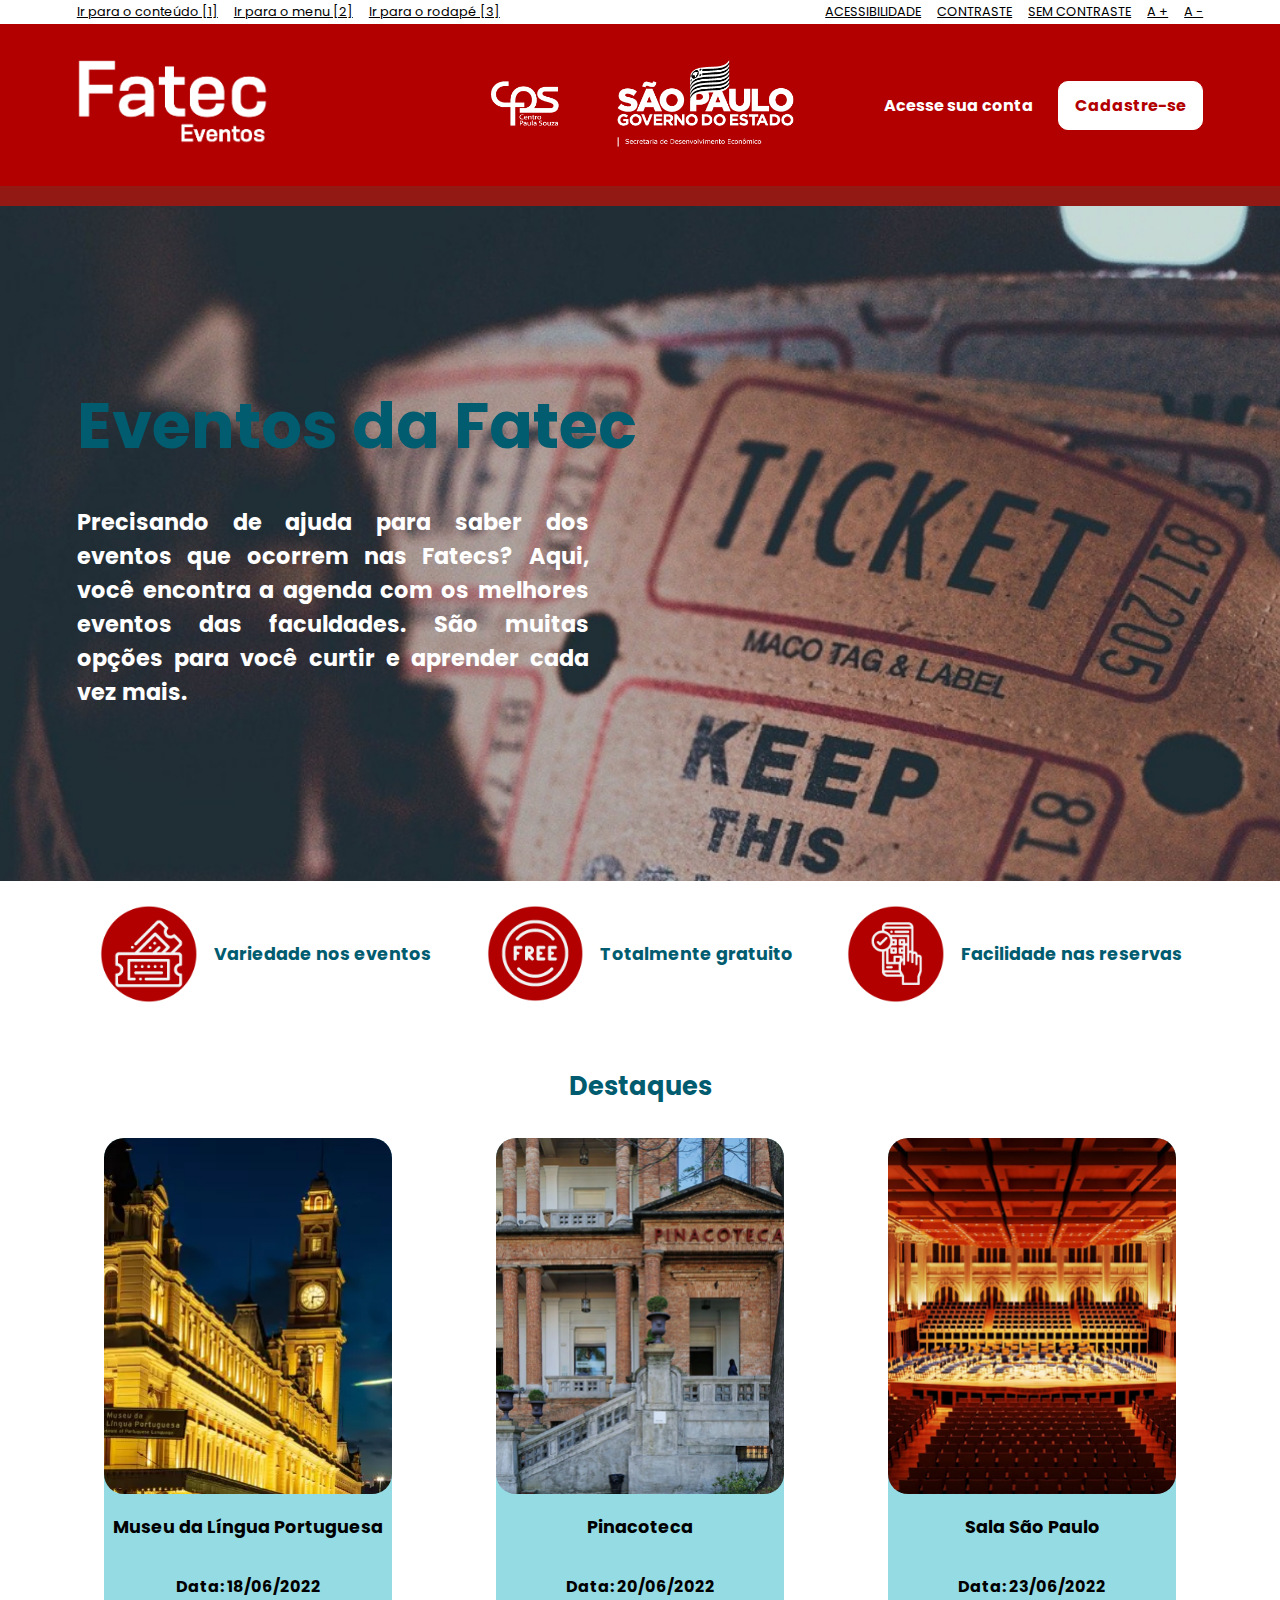
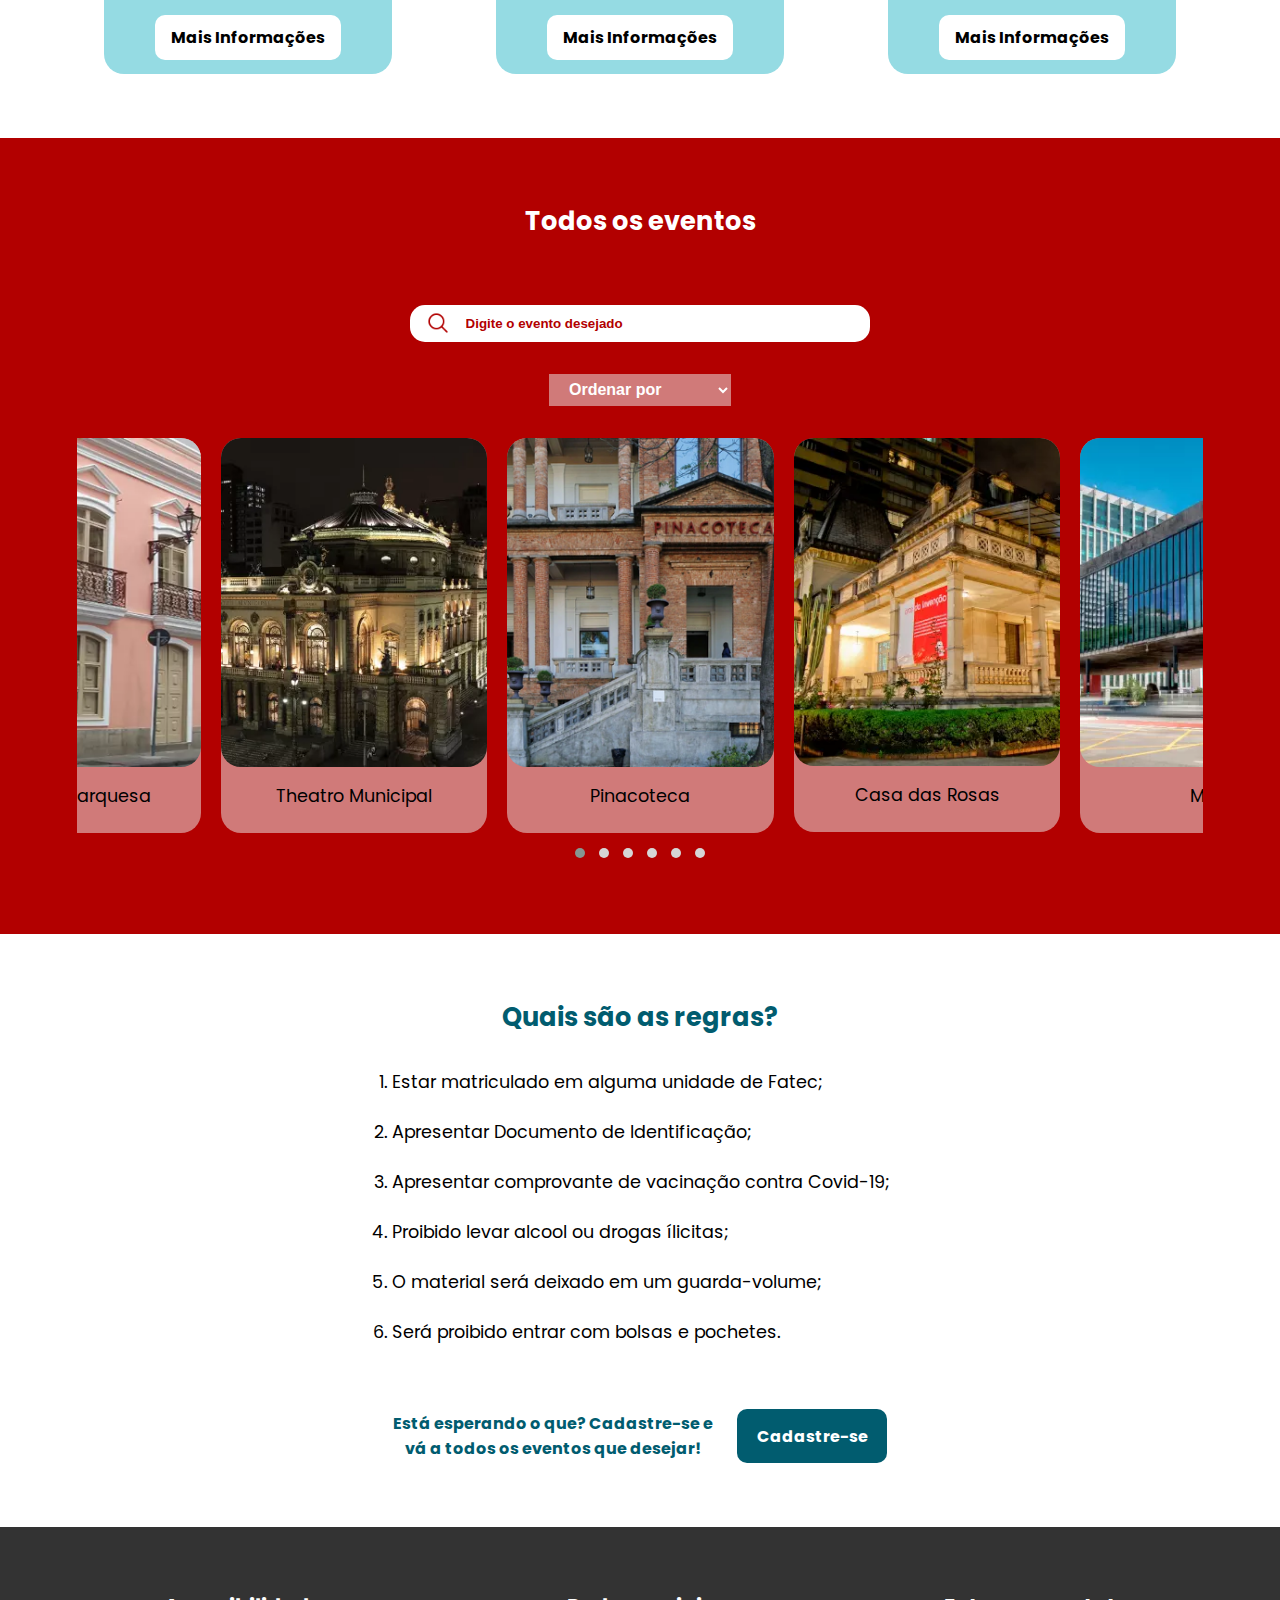
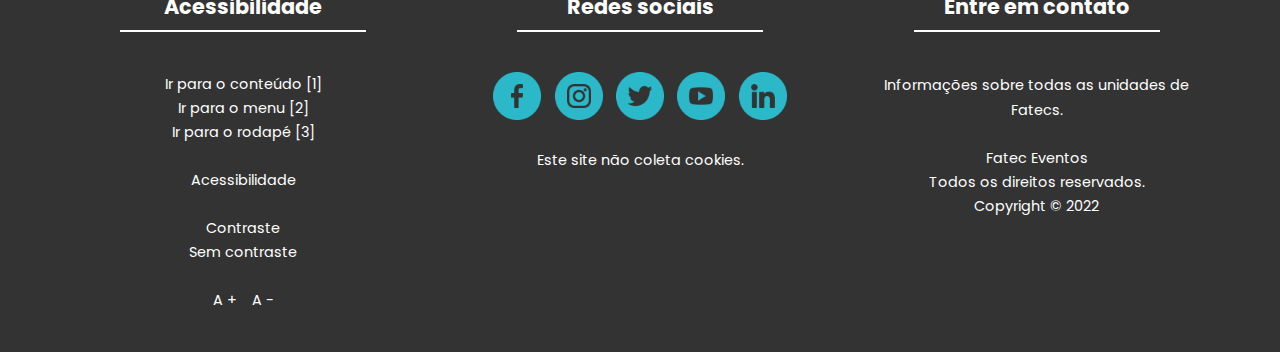
<file: index.html>
<!DOCTYPE html>
<html lang="pt-BR">
    <head>
        <!--METADADOS-->
        <meta charset="UTF-8">
        <meta http-equiv="X-UA-Compatible" content="IE=edge">
        <meta name="viewport" content="width=device-width, initial-scale=1.0">
        <meta name="keywords" content="eventos, fatec, divulgar, gerenciar">
        <meta name="description" content="sistema de divulgação e gerenciamento de eventos das Fatecs">
        <meta name="author" content="Bianca, Gabriel, Giovanna, Karoline, Mateus">
        
        <title>Fatec Eventos - Home</title>
        <link rel="shortcut icon" href="./assets/imagens/icon-nav-fatec.ico" type="image/x-icon">

        <!--Chamando css necessário para o funcionamento do owl carrossel-->
        <link rel="stylesheet" href="./assets/css/owl/owl.carousel.min.css">
        <link rel="stylesheet" href="./assets/css/owl/owl.theme.default.min.css">

        <!-- CSS -->
        <link rel="stylesheet" href="./assets/css/style.css">
    </head>

    <body>

        <header id="topo">
            
            <!--Barra acessibilidade-->

            <div id="acessibilidade" class="container">

                <ul id="atalhos-internos">
                    <li><a href="#conteudo" accesskey="1" title="Ir para conteúdo da página">Ir para o conteúdo [1]</a></li>
                    <li><a href="#menu" accesskey="2" title="Ir para o menu de navegação">Ir para o menu [2]</a></li>
                    <li><a href="#rodape" accesskey="3" title="Ir para o rodapé da página">Ir para o rodapé [3]</a></li>
                </ul>

                <ul id="botoes-acessibilidade">
                    <li><a href="./assets/views/acessibilidade.html">ACESSIBILIDADE</a></li>
                    <li class="contraste"><a href="javascript:void(0);" class="contrasteA">CONTRASTE</a></li>
                    <li class="contraste"><a href="javascript:void(0);" class="semcontraste">SEM CONTRASTE</a></li>
                    <li class="fonte"><a href="javascript:void(0);" class="aumentar">A +</a></li>
                    <li class="fonte"><a href="javascript:void(0);" class="diminuir">A -</a></li>
                </ul>               

            </div> 

            <!--Cabeçalho-->

            <nav id="menu" class="container">

                <a href="./index.html"><img id="logo" src="./assets/imagens/logo.png" alt="Logo Fatec Eventos na cor branco"></a> 
                
                <div id="grupo-2">
                    <!-- Este grupo será separado no lado extremo direito -->
                    <div id="logos-cps">
                        <a href="https://www.cps.sp.gov.br/"><img id="brasao" src="./assets/imagens/brasao.png" alt="Logo Centro Paula Souza e Brasão Governo Estado de São Paulo na cor branco"></a> 
                    </div>
                    
                    <div id="botoes-conta">
                        <a id="btn_acessar" href="./assets/views/login.html">Acesse sua conta</a>
                        <a id="btn_cadastro" href="./assets/views/cadastro.html">Cadastre-se</a>
                    </div>

                </div>

            </nav>

            <div id="barra"></div>

        </header>

        <main id="conteudo"><!-- Onde fica todo o conteúdo do site -->

            <section id="principal">

                <div id="conteudo-home-principal" class="container">
                    <h1>Eventos da Fatec</h1>  
                
                    <h2>Precisando de ajuda para saber dos eventos que ocorrem nas Fatecs? Aqui, você encontra a agenda com os melhores eventos das faculdades. São muitas opções para você curtir e aprender cada vez mais.</h2>
                </div>

            </section>

            <section id="vantagens" class="container">

                <div class="itens-vantagens">
                    <img src="./assets/imagens/vantagem-tickets.webp" alt="Imagem de vantagem de variedade dos eventos">
                    <h3>Variedade nos eventos</h3>
                </div>
                <div class="itens-vantagens">
                    <img src="./assets/imagens/vantagem-free.webp" alt="Imagem de vantagem de eventos gratuito">
                    <h3>Totalmente gratuito</h3>
                </div>
                <div class="itens-vantagens">
                    <img src="./assets/imagens/vantagem-celular.webp" alt="Imagem de vantagem de facilitar as reservas">
                    <h3>Facilidade nas reservas</h3>
                </div>

            </section>

            <section id="destaques" class="container container-secoes-home">

                <h3 class="titulos-secoes">Destaques</h3>

                <div id="eventos-destaque">

                    <div class="itens-destaque">
                        <img src="./assets/imagens/museu-lingua.webp" alt="Imagem do Museu da Língua Portuguesa"><br>
                        <div class="eventostitle"> 
                            <p>Museu da Língua Portuguesa</p>
                            <p>Data: 18/06/2022</p> 
                            <a class="btn_info" href="#">Mais Informações</a>
                        </div>
                    </div>

                    <div class="itens-destaque">
                        <img src="./assets/imagens/pinacoteca.webp" alt="Imagem da Pinacoteca de São Paulo"><br>
                        <div class="eventostitle"> 
                            <p>Pinacoteca</p>
                            <p>Data: 20/06/2022</p> 
                            <a class="btn_info" href="#">Mais Informações</a>
                        </div>
                    </div>

                    <div class="itens-destaque">
                        <img src="./assets/imagens/salasp.webp" alt="Imagem da Sala São Paulo"><br>
                        <div class="eventostitle"> 
                            <p>Sala São Paulo</p>
                            <p>Data: 23/06/2022</p> 
                            <a class="btn_info" href="#">Mais Informações</a>
                        </div>
                    </div>

                </div>
                

            </section>

            <section id="eventos-gerais" class="container-secoes-home">

                <h3 class="titulos-secoes">Todos os eventos</h3>

                <div id="busca-eventos">
                    <img id="icon-lupa" src="./assets/imagens/icon-pesquisa.png" alt="Icone de lupa para pesquisar">
                    <input type="text" placeholder="Digite o evento desejado">
                </div>

                <select name="ordenacao" id="combobox-ordenacao">

                    <option value="" selected disabled>Ordenar por</option>
                    <option value="proxima">Datas próximas</option>
                    <option value="distante">Datas distantes</option>
                    <option value="alfabetica">Ordem alfabética</option>

                </select>
                

                <div class="owl-carousel owl-theme  container">

                    <div class="item item-evento-geral">
                        <img src="./assets/imagens/pinacoteca.webp" alt="Imagem da pinacoteca">
                        <p>Pinacoteca</p>
                    </div>
                    
                    <div class="item item-evento-geral">
                        <img src="./assets/imagens/casa-das-rosas.webp" alt="Imagem da casa das rosas">
                        <p>Casa das Rosas</p>
                    </div>
    
                    <div class="item item-evento-geral">
                        <img src="./assets/imagens/masp.webp" alt="Imagem do masp">
                        <p>Masp</p>
                    </div>
    
                    <div class="item item-evento-geral">
                        <img src="./assets/imagens/pico-jaragua.webp" alt="Imagem do pico do jaragua">
                        <p>Pico do Jaraguá</p>
                    </div>
    
                    <div class="item item-evento-geral">
                        <img src="./assets/imagens/solar-marquesa.webp" alt="Imagem do solar marquesa">
                        <p>Solar da Marquesa</p>
                    </div>
    
                    <div class="item item-evento-geral">
                        <img src="./assets/imagens/theatro.webp" alt="Imagem do theatro municipal">
                        <p>Theatro Municipal</p>
                    </div>
                    
                </div>
                
            </section>

            <section id="regras" class="container-secoes-home">


                <div class="container">

                    <h3 class="titulos-secoes">Quais são as regras?</h3>

                    <ol id="lista-regras" type="1">
    
                        <li>Estar matriculado em alguma unidade de Fatec;</li>
                        <li>Apresentar Documento de Identificação;</li>
                        <li>Apresentar comprovante de vacinação contra Covid-19;</li>
                        <li>Proibido levar alcool ou drogas ílicitas;</li>
                        <li>O material será deixado em um guarda-volume;</li>
                        <li>Será proibido entrar com bolsas e pochetes.</li>
    
                    </ol>
    
                    <div id="regras-cadastrar">
    
                        <p>Está esperando o que? Cadastre-se e vá a todos os eventos que desejar!</p>
                        <a href="./assets/views/cadastro.html">Cadastre-se</a>
    
                    </div>

                </div>

            </section>

            <div vw class="enabled">
                <div vw-access-button class="active"></div>
                <div vw-plugin-wrapper>
                    <div class="vw-plugin-top-wrapper"></div>
                </div>
                </div>
                <script src="https://vlibras.gov.br/app/vlibras-plugin.js"></script>
                <script>
                new window.VLibras.Widget('https://vlibras.gov.br/app');
            </script>

        </main>

        <footer id="rodape">

            <div class="grupo-rodape">
                <h3 class="titulo-grupo-rodape">Acessibilidade</h3>

                <ul>
                    <li><a href="#conteudo" accesskey="1" title="Ir para conteúdo da página">Ir para o conteúdo [1]</a></li>
                    <li><a href="#menu" accesskey="2" title="Ir para o menu de navegação">Ir para o menu [2]</a></li>
                    <li><a href="#rodape" accesskey="3" title="Ir para o rodapé da página">Ir para o rodapé [3]</a></li>
                </ul>

                <ul>
                    <li><a href="./assets/views/acessibilidade.html">Acessibilidade</a></li>
                </ul>

                <ul>
                    <li class="contraste"><a href="javascript:void(0);" class="contrasteA">Contraste</a></li>
                    <li class="contraste"><a href="javascript:void(0);" class="semcontraste">Sem contraste</a></li>
                </ul>

                <ul>
                    <li class="fonte"><a href="javascript:void(0);" class="aumentar">A +</a></li>
                    <li class="fonte"><a href="javascript:void(0);" class="diminuir">A -</a></li>
                </ul>

            </div>

            <div class="grupo-rodape">
                <h3 class="titulo-grupo-rodape">Redes sociais</h3>

                <div id="logos-redes-sociais">
                    <a href="https://www.facebook.com/centropaulasouza"><img src="./assets/imagens/facebook-icon.png" alt="icone de acesso ao facebook"></a>
                    <a href="https://www.instagram.com/centropaulasouza/"><img src="./assets/imagens/instagram-icon.png" alt="icone de acesso ao instagram"></a>
                    <a href="https://twitter.com/paulasouzasp"><img src="./assets/imagens/twitter-icon.png" alt="icone de acesso ao twitter"></a>
                    <a href="https://www.youtube.com/c/centropaulasouzaspoficial"><img src="./assets/imagens/youtube-icon.png" alt="icone de acesso ao youtube"></a>
                    <a href="https://www.linkedin.com/company/centropaulasouza/"><img src="./assets/imagens/linkedin-icon.png" alt="icone de acesso ao linkedin"></a>
                </div>

                <p>Este site não coleta cookies.</p>
            </div>

            <div class="grupo-rodape">
                <h3 class="titulo-grupo-rodape">Entre em contato</h3>

                <div id="informacoes-extras">
                    <a href="https://www.cps.sp.gov.br/fatecs/">Informações sobre todas as unidades de Fatecs.</a>
                    <p>Fatec Eventos</p>
                    <p>Todos os direitos reservados.</p>
                    <p>Copyright &copy; 2022</p>
                </div>
                
            </div>

        </footer>

        

    </body>

    <!--Chamando js necessario para executar o owl-->
    <script src="./assets/js/owl/jquery.min.js"></script>
    <script src="./assets/js/owl/owl.carousel.min.js"></script>
    <script src="./assets/js/owl/setup.js"></script>

    <!-- Js para acessibilidade -->
    <script src="https://code.jquery.com/jquery-3.6.0.min.js" integrity="sha256-/xUj+3OJU5yExlq6GSYGSHk7tPXikynS7ogEvDej/m4=" crossorigin="anonymous"></script>
    <script src="./assets/js/fonte.js"></script>
    <script src="./assets/js/contraste.js"></script>

</html>
</file>
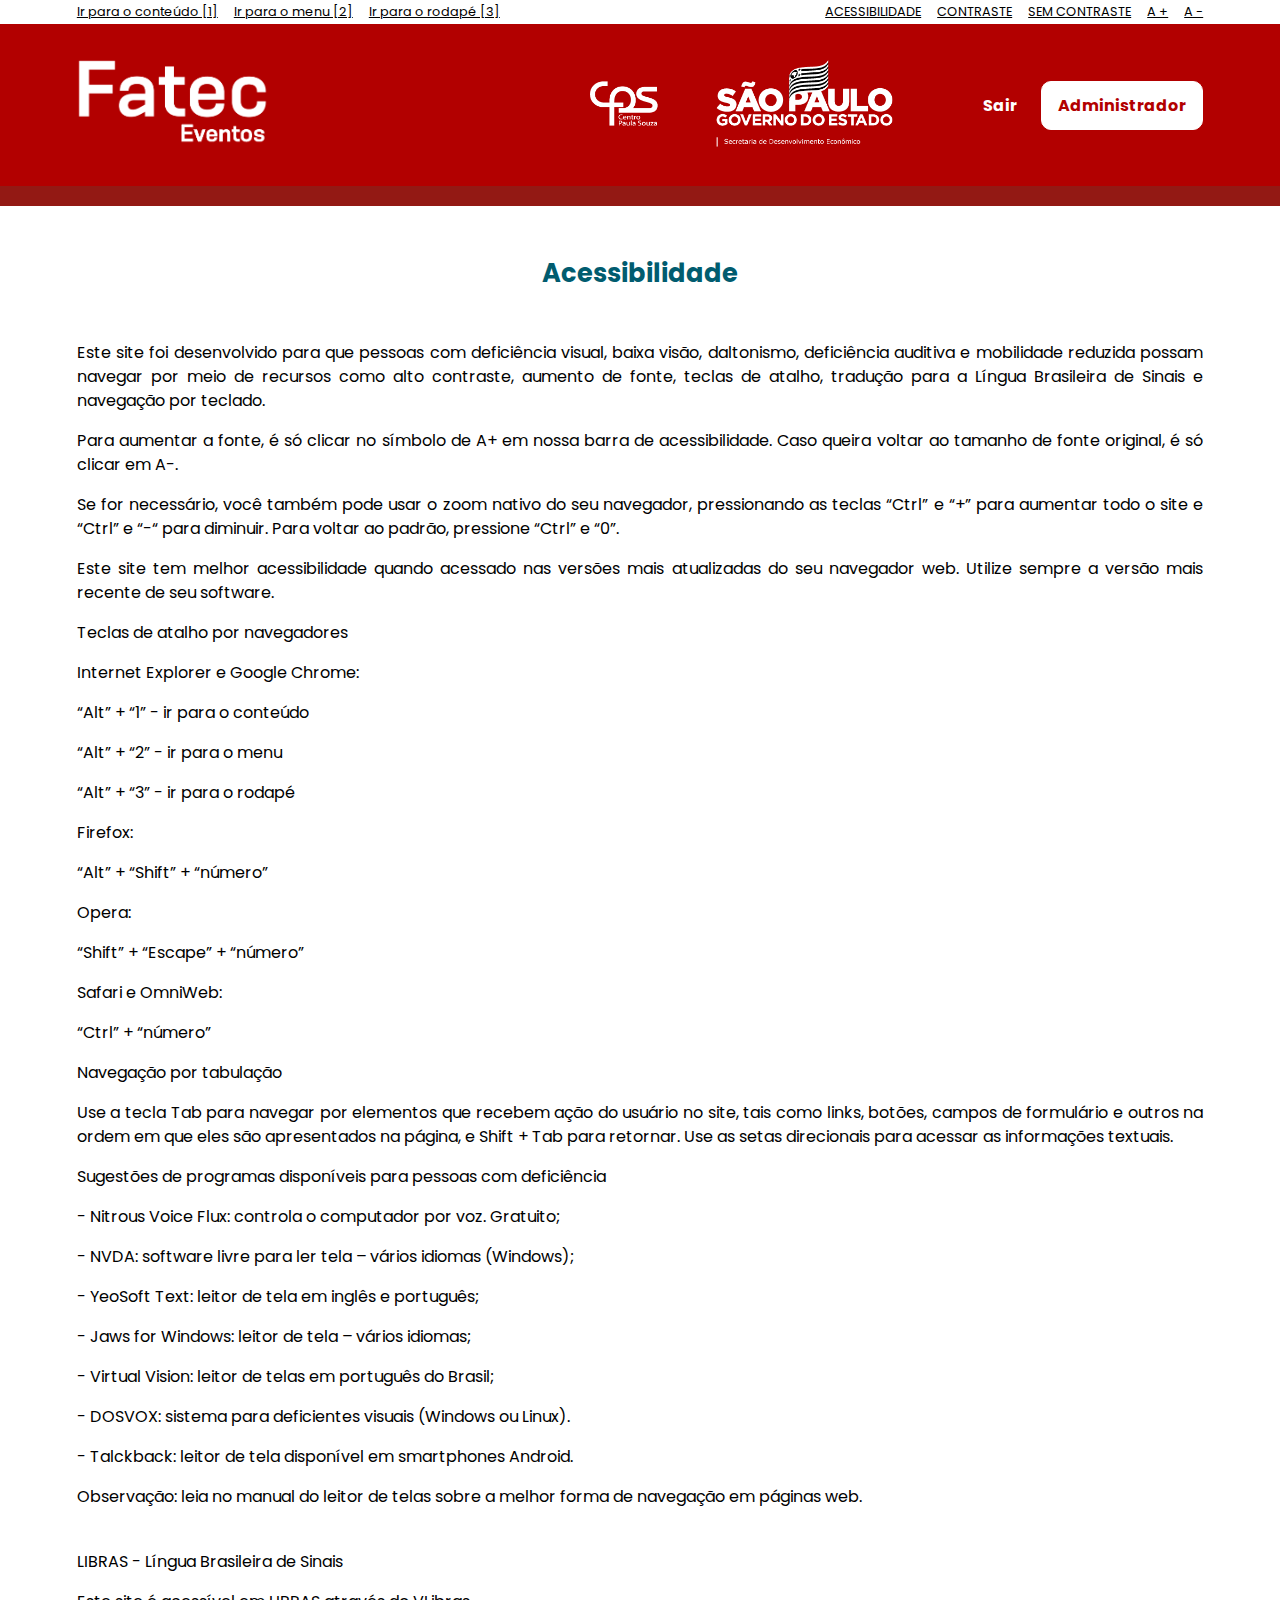
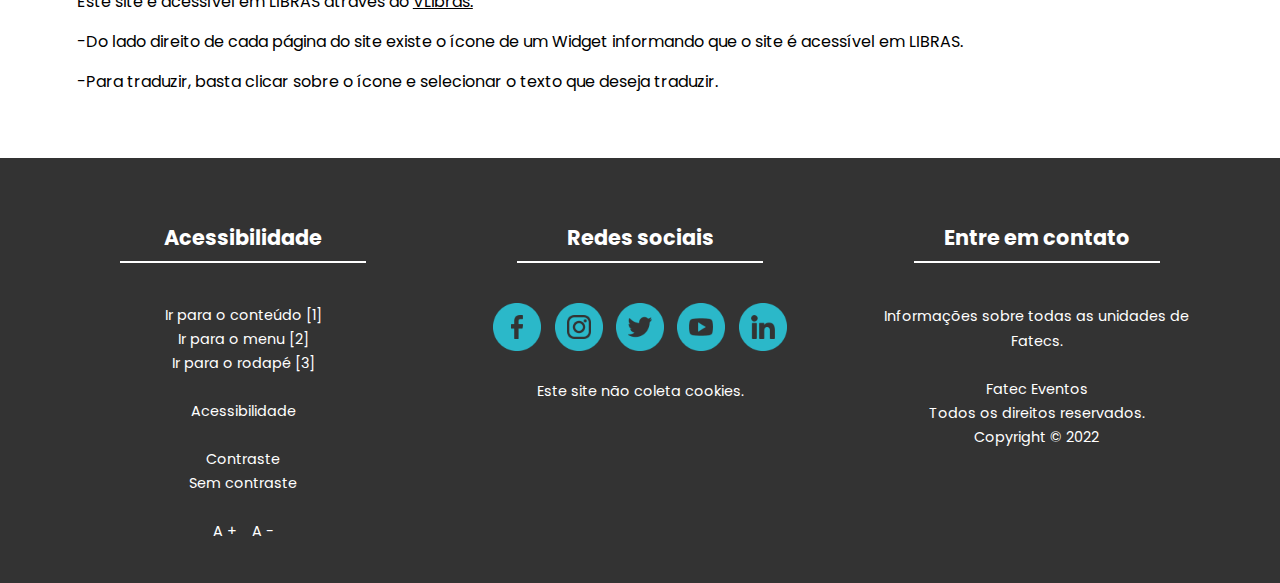
<file: assets/views/acessibilidade-admin.html>
<!DOCTYPE html>
<html lang="pt-BR">

    <head>
        <meta charset="UTF-8">
        <meta http-equiv="X-UA-Compatible" content="IE=edge">
        <meta name="viewport" content="width=device-width, initial-scale=1.0">
        <meta name="keywords" content="eventos, fatec, divulgar, gerenciar">
        <meta name="description" content="sistema de divulgação e gerenciamento de eventos das Fatecs">
        <meta name="author" content="Bianca, Gabriel, Giovanna, Karoline, Mateus">
        
        <title>Fatec Eventos - Acessibilidade</title>
        <link rel="shortcut icon" href="../imagens/icon-nav-fatec.ico" type="image/x-icon">

        <!-- CSS -->
        <link rel="stylesheet" href="../css/style.css">
    </head>

    <body>

        <header id="topo">
            
            <!--Barra acessibilidade-->

            <div id="acessibilidade" class="container">

                <ul id="atalhos-internos">
                    <li><a href="#conteudo" accesskey="1" title="Ir para conteúdo da página">Ir para o conteúdo [1]</a></li>
                    <li><a href="#menu" accesskey="2" title="Ir para o menu de navegação">Ir para o menu [2]</a></li>
                    <li><a href="#rodape" accesskey="3" title="Ir para o rodapé da página">Ir para o rodapé [3]</a></li>
                </ul>

                <ul id="botoes-acessibilidade">
                    <li><a href="../views/acessibilidade-admin.html">ACESSIBILIDADE</a></li>
                    <li class="contraste"><a href="javascript:void(0);" class="contrasteA">CONTRASTE</a></li>
                    <li class="contraste"><a href="javascript:void(0);" class="semcontraste">SEM CONTRASTE</a></li>
                    <li class="fonte"><a href="javascript:void(0);" class="aumentar">A +</a></li>
                    <li class="fonte"><a href="javascript:void(0);" class="diminuir">A -</a></li>
                </ul>               

            </div> 

            <!--Cabeçalho-->

            <nav id="menu" class="container">

                <a href="../views/home-admin.html"><img id="logo" src="../imagens/logo.png" alt="Logo Fatec Eventos na cor branco"></a> 
                
                <div id="grupo-2">
                    <!-- Este grupo será separado no lado extremo direito -->
                    <div id="logos-cps">
                        <a href="https://www.cps.sp.gov.br/"><img id="brasao" src="../imagens/brasao.png" alt="Logo Centro Paula Souza e Brasão Governo Estado de São Paulo na cor branco"></a> 
                    </div>
                    
                    <div id="botoes-conta">
                        <a id="btn_acessar" href="../../index.html">Sair</a>
                        <a id="btn_cadastro" href="../views/gerenciar.html">Administrador</a>
                    </div>

                </div>

            </nav>

            <div id="barra"></div>

        </header>

        <main id="conteudo" class="minima-altura container divisao-paragrafos">
            
            <h1 id="titulo-gerenciar-eventos">Acessibilidade</h1>

            <p>Este site foi desenvolvido para que pessoas com deficiência visual, baixa visão, daltonismo, deficiência auditiva e mobilidade reduzida possam navegar por meio de recursos como alto contraste, aumento de fonte, teclas de atalho, tradução para a Língua Brasileira de Sinais e navegação por teclado.</p>
            <p>Para aumentar a fonte, é só clicar no símbolo de A+ em nossa barra de acessibilidade. Caso queira voltar ao tamanho de fonte original, é só clicar em A-.</p>
            <p>Se for necessário, você também pode usar o zoom nativo do seu navegador, pressionando as teclas “Ctrl” e “+” para aumentar todo o site e “Ctrl” e “-“ para diminuir. Para voltar ao padrão, pressione “Ctrl” e “0”.</p>
            <p>Este site tem melhor acessibilidade quando acessado nas versões mais atualizadas do seu navegador web. Utilize sempre a versão mais recente de seu software.</p>
            <p>Teclas de atalho por navegadores</p>
            <p>Internet Explorer e Google Chrome:</p>
            <p>“Alt” + “1” - ir para o conteúdo</p>
            <p>“Alt” + “2” - ir para o menu</p>
            <p>“Alt” + “3” - ir para o rodapé</p>
            <p>Firefox:</p>
            <p>“Alt” + “Shift” + “número”</p>
            <p>Opera:</p>
            <p>“Shift” + “Escape” + “número”</p>
            <p>Safari e OmniWeb:</p>
            <p>“Ctrl” + “número”</p>
            <p>Navegação por tabulação</p>
            <p>Use a tecla Tab para navegar por elementos que recebem ação do usuário no site, tais como links, botões, campos de formulário e outros na ordem em que eles são apresentados na página, e Shift + Tab para retornar. Use as setas direcionais para acessar as informações textuais.</p>
            <p>Sugestões de programas disponíveis para pessoas com deficiência</p>
            <p>- Nitrous Voice Flux: controla o computador por voz. Gratuito;</p>
            <p>- NVDA: software livre para ler tela – vários idiomas (Windows);</p>
            <p>- YeoSoft Text: leitor de tela em inglês e português;</p>
            <p>- Jaws for Windows: leitor de tela – vários idiomas;</p>
            <p>- Virtual Vision: leitor de telas em português do Brasil;</p>
            <p>- DOSVOX: sistema para deficientes visuais (Windows ou Linux).</p>
            <p>- Talckback: leitor de tela disponível em smartphones Android.</p>
            <p>Observação: leia no manual do leitor de telas sobre a melhor forma de navegação em páginas web.</p><br>
            <p>LIBRAS - Língua Brasileira de Sinais</p>
            <p>Este site é acessível em LIBRAS através do <a href="http://www.vlibras.gov.br/" target="_blank">VLibras.</a></p>
            <p>-Do lado direito de cada página do site existe o ícone de um Widget informando que o site é acessível em LIBRAS.</p>
            <p>-Para traduzir, basta clicar sobre o ícone e selecionar o texto que deseja traduzir.</p>

            <div vw class="enabled">
                <div vw-access-button class="active"></div>
                <div vw-plugin-wrapper>
                    <div class="vw-plugin-top-wrapper"></div>
                </div>
                </div>
                <script src="https://vlibras.gov.br/app/vlibras-plugin.js"></script>
                <script>
                new window.VLibras.Widget('https://vlibras.gov.br/app');
            </script>

        </main>

        <footer id="rodape">

            <div class="grupo-rodape">
                <h3 class="titulo-grupo-rodape">Acessibilidade</h3>

                <ul>
                    <li><a href="#conteudo" accesskey="1" title="Ir para conteúdo da página">Ir para o conteúdo [1]</a></li>
                    <li><a href="#menu" accesskey="2" title="Ir para o menu de navegação">Ir para o menu [2]</a></li>
                    <li><a href="#rodape" accesskey="3" title="Ir para o rodapé da página">Ir para o rodapé [3]</a></li>
                </ul>

                <ul>
                    <li><a href="../views/acessibilidade-admin.html">Acessibilidade</a></li>
                </ul>

                <ul>
                    <li class="contraste"><a href="javascript:void(0);" class="contrasteA">Contraste</a></li>
                    <li class="contraste"><a href="javascript:void(0);" class="semcontraste">Sem contraste</a></li>
                </ul>

                <ul>
                    <li class="fonte"><a href="javascript:void(0);" class="aumentar">A +</a></li>
                    <li class="fonte"><a href="javascript:void(0);" class="diminuir">A -</a></li>
                </ul>

            </div>

            <div class="grupo-rodape">
                <h3 class="titulo-grupo-rodape">Redes sociais</h3>

                <div id="logos-redes-sociais">
                    <a href="https://www.facebook.com/centropaulasouza"><img src="../imagens/facebook-icon.png" alt="icone de acesso ao facebook"></a>
                    <a href="https://www.instagram.com/centropaulasouza/"><img src="../imagens/instagram-icon.png" alt="icone de acesso ao instagram"></a>
                    <a href="https://twitter.com/paulasouzasp"><img src="../imagens/twitter-icon.png" alt="icone de acesso ao twitter"></a>
                    <a href="https://www.youtube.com/c/centropaulasouzaspoficial"><img src="../imagens/youtube-icon.png" alt="icone de acesso ao youtube"></a>
                    <a href="https://www.linkedin.com/company/centropaulasouza/"><img src="../imagens/linkedin-icon.png" alt="icone de acesso ao linkedin"></a>
                </div>

                <p>Este site não coleta cookies.</p>
            </div>

            <div class="grupo-rodape">
                <h3 class="titulo-grupo-rodape">Entre em contato</h3>

                <div id="informacoes-extras">
                    <a href="https://www.cps.sp.gov.br/fatecs/">Informações sobre todas as unidades de Fatecs.</a>
                    <p>Fatec Eventos</p>
                    <p>Todos os direitos reservados.</p>
                    <p>Copyright &copy; 2022</p>
                </div>
                
            </div>

        </footer>

    </body>

    <script src="https://code.jquery.com/jquery-3.6.0.min.js" integrity="sha256-/xUj+3OJU5yExlq6GSYGSHk7tPXikynS7ogEvDej/m4=" crossorigin="anonymous"></script>
    <script src="../js/fonte.js"></script>
    <script src="../js/contraste-views.js"></script>
    
</html>
</file>
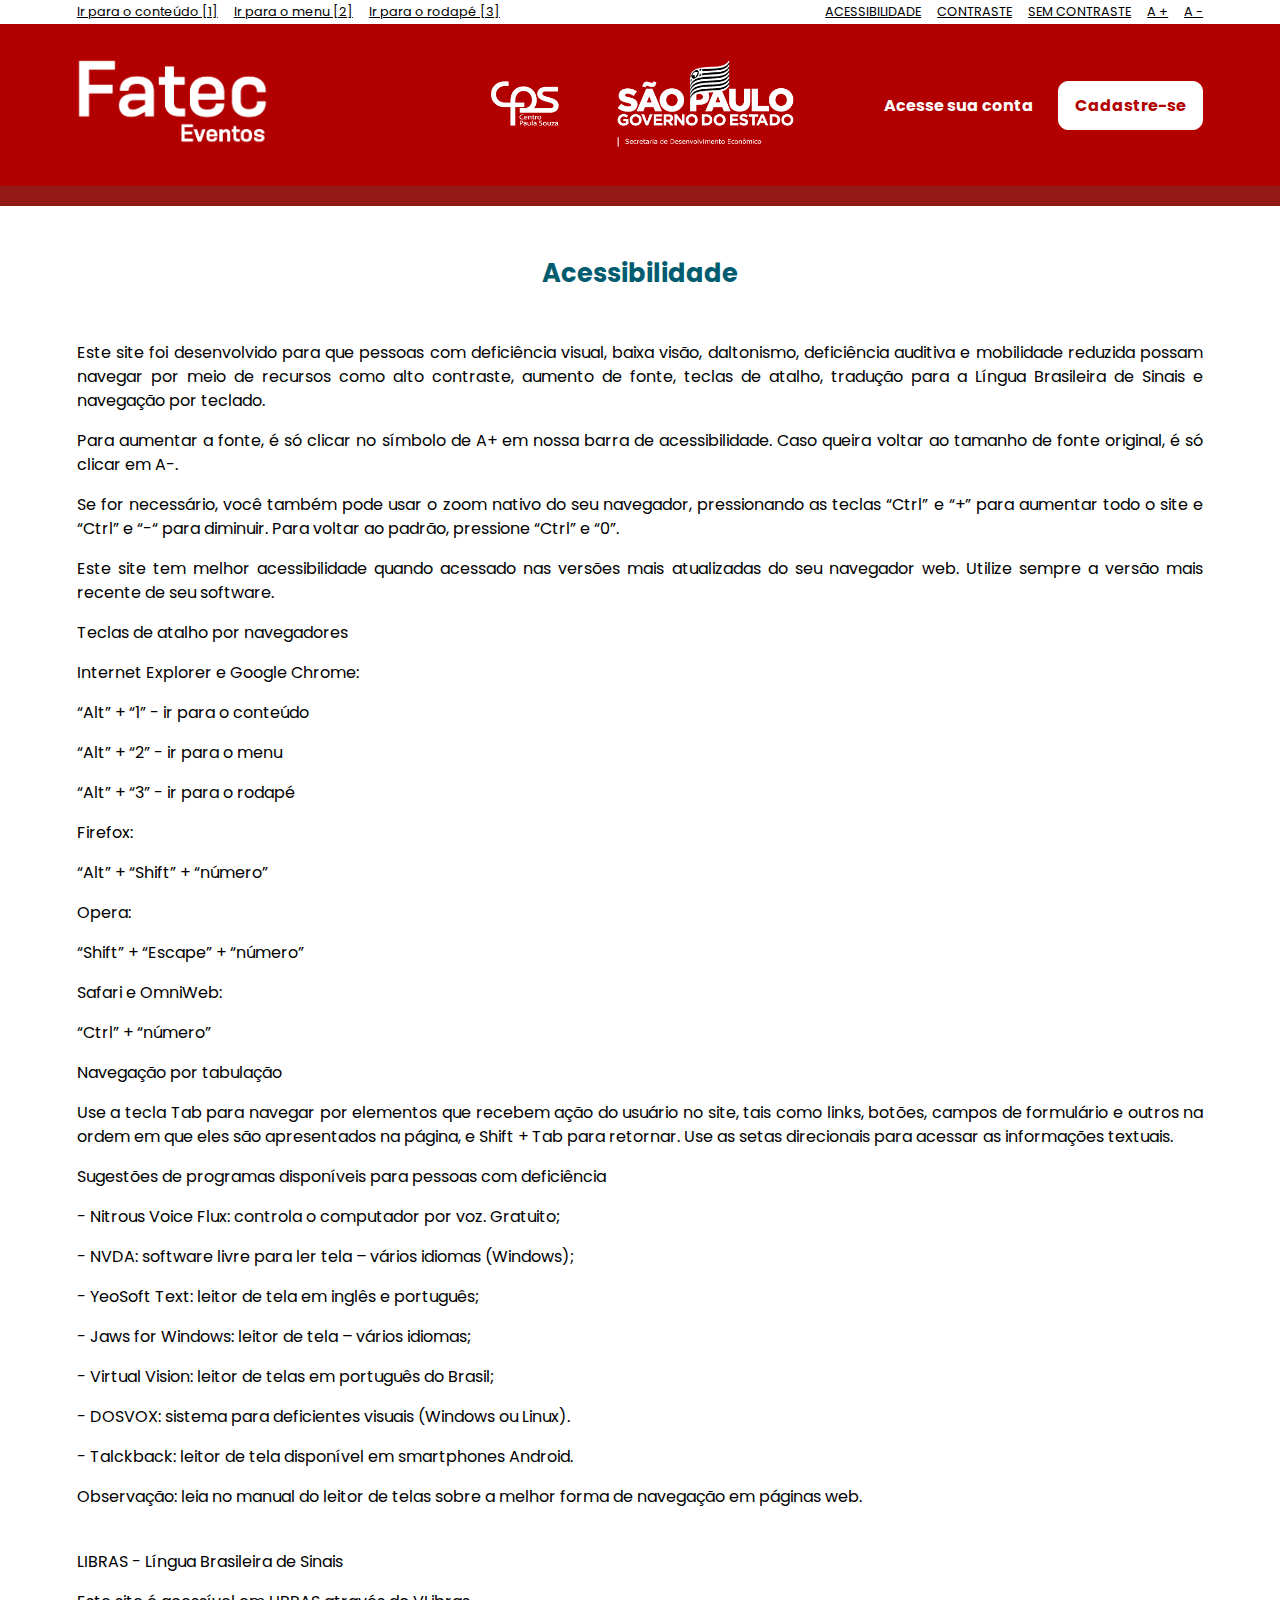
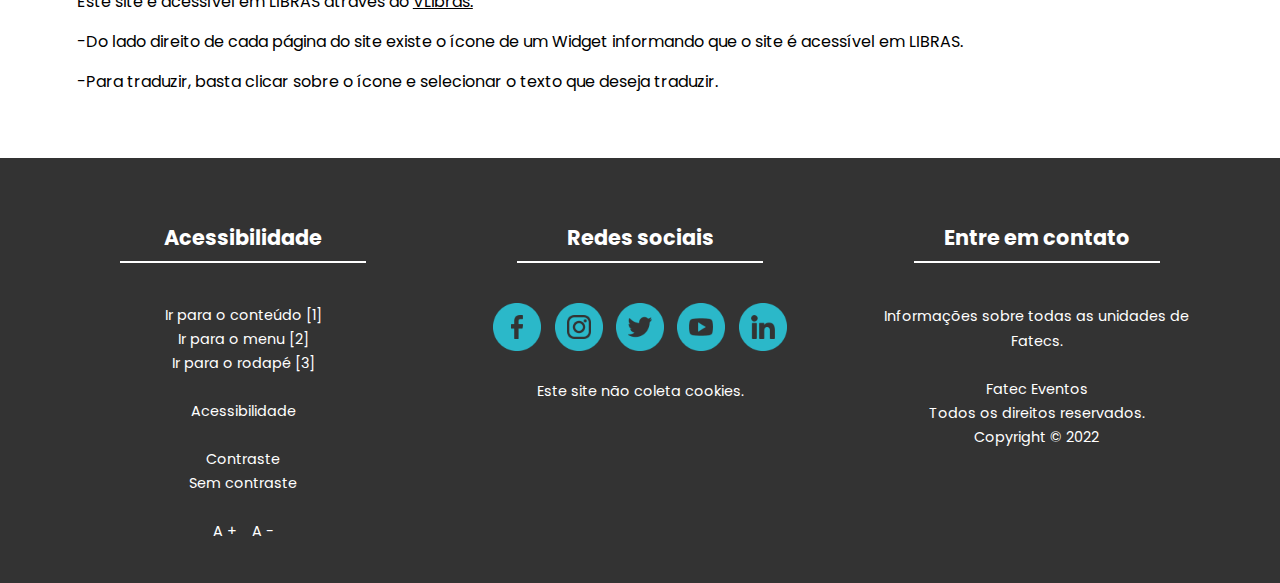
<file: assets/views/acessibilidade.html>
<!DOCTYPE html>
<html lang="pt-BR">

    <head>
        <meta charset="UTF-8">
        <meta http-equiv="X-UA-Compatible" content="IE=edge">
        <meta name="viewport" content="width=device-width, initial-scale=1.0">
        <meta name="keywords" content="eventos, fatec, divulgar, gerenciar">
        <meta name="description" content="sistema de divulgação e gerenciamento de eventos das Fatecs">
        <meta name="author" content="Bianca, Gabriel, Giovanna, Karoline, Mateus">
        
        <title>Fatec Eventos - Acessibilidade</title>
        <link rel="shortcut icon" href="../imagens/icon-nav-fatec.ico" type="image/x-icon">

        <!-- CSS -->
        <link rel="stylesheet" href="../css/style.css">
    </head>

    <body>

        <header id="topo">
            
            <!--Barra acessibilidade-->

            <div id="acessibilidade" class="container">

                <ul id="atalhos-internos">
                    <li><a href="#conteudo" accesskey="1" title="Ir para conteúdo da página">Ir para o conteúdo [1]</a></li>
                    <li><a href="#menu" accesskey="2" title="Ir para o menu de navegação">Ir para o menu [2]</a></li>
                    <li><a href="#rodape" accesskey="3" title="Ir para o rodapé da página">Ir para o rodapé [3]</a></li>
                </ul>

                <ul id="botoes-acessibilidade">
                    <li><a href="../views/acessibilidade-admin.html">ACESSIBILIDADE</a></li>
                    <li class="contraste"><a href="javascript:void(0);" class="contrasteA">CONTRASTE</a></li>
                    <li class="contraste"><a href="javascript:void(0);" class="semcontraste">SEM CONTRASTE</a></li>
                    <li class="fonte"><a href="javascript:void(0);" class="aumentar">A +</a></li>
                    <li class="fonte"><a href="javascript:void(0);" class="diminuir">A -</a></li>
                </ul>              

            </div> 

            <!--Cabeçalho-->

            <nav id="menu" class="container">

                <a href="../../index.html"><img id="logo" src="../imagens/logo.png" alt="Logo Fatec Eventos na cor branco"></a> 
                
                <div id="grupo-2">
                    <!-- Este grupo será separado no lado extremo direito -->
                    <div id="logos-cps">
                        <a href="https://www.cps.sp.gov.br/"><img id="brasao" src="../imagens/brasao.png" alt="Logo Centro Paula Souza e Brasão Governo Estado de São Paulo na cor branco"></a> 
                    </div>
                    
                    <div id="botoes-conta">
                        <a id="btn_acessar" href="../views/login.html">Acesse sua conta</a>
                        <a id="btn_cadastro" href="../views/cadastro.html">Cadastre-se</a>
                    </div>

                </div>

            </nav>

            <div id="barra"></div>

        </header>

        <main id="conteudo" class="minima-altura container divisao-paragrafos">
            
            <h1 id="titulo-gerenciar-eventos">Acessibilidade</h1>

            <p>Este site foi desenvolvido para que pessoas com deficiência visual, baixa visão, daltonismo, deficiência auditiva e mobilidade reduzida possam navegar por meio de recursos como alto contraste, aumento de fonte, teclas de atalho, tradução para a Língua Brasileira de Sinais e navegação por teclado.</p>
            <p>Para aumentar a fonte, é só clicar no símbolo de A+ em nossa barra de acessibilidade. Caso queira voltar ao tamanho de fonte original, é só clicar em A-.</p>
            <p>Se for necessário, você também pode usar o zoom nativo do seu navegador, pressionando as teclas “Ctrl” e “+” para aumentar todo o site e “Ctrl” e “-“ para diminuir. Para voltar ao padrão, pressione “Ctrl” e “0”.</p>
            <p>Este site tem melhor acessibilidade quando acessado nas versões mais atualizadas do seu navegador web. Utilize sempre a versão mais recente de seu software.</p>
            <p>Teclas de atalho por navegadores</p>
            <p>Internet Explorer e Google Chrome:</p>
            <p>“Alt” + “1” - ir para o conteúdo</p>
            <p>“Alt” + “2” - ir para o menu</p>
            <p>“Alt” + “3” - ir para o rodapé</p>
            <p>Firefox:</p>
            <p>“Alt” + “Shift” + “número”</p>
            <p>Opera:</p>
            <p>“Shift” + “Escape” + “número”</p>
            <p>Safari e OmniWeb:</p>
            <p>“Ctrl” + “número”</p>
            <p>Navegação por tabulação</p>
            <p>Use a tecla Tab para navegar por elementos que recebem ação do usuário no site, tais como links, botões, campos de formulário e outros na ordem em que eles são apresentados na página, e Shift + Tab para retornar. Use as setas direcionais para acessar as informações textuais.</p>
            <p>Sugestões de programas disponíveis para pessoas com deficiência</p>
            <p>- Nitrous Voice Flux: controla o computador por voz. Gratuito;</p>
            <p>- NVDA: software livre para ler tela – vários idiomas (Windows);</p>
            <p>- YeoSoft Text: leitor de tela em inglês e português;</p>
            <p>- Jaws for Windows: leitor de tela – vários idiomas;</p>
            <p>- Virtual Vision: leitor de telas em português do Brasil;</p>
            <p>- DOSVOX: sistema para deficientes visuais (Windows ou Linux).</p>
            <p>- Talckback: leitor de tela disponível em smartphones Android.</p>
            <p>Observação: leia no manual do leitor de telas sobre a melhor forma de navegação em páginas web.</p><br>
            <p>LIBRAS - Língua Brasileira de Sinais</p>
            <p>Este site é acessível em LIBRAS através do <a href="http://www.vlibras.gov.br/" target="_blank">VLibras.</a></p>
            <p>-Do lado direito de cada página do site existe o ícone de um Widget informando que o site é acessível em LIBRAS.</p>
            <p>-Para traduzir, basta clicar sobre o ícone e selecionar o texto que deseja traduzir.</p>

            <div vw class="enabled">
                <div vw-access-button class="active"></div>
                <div vw-plugin-wrapper>
                    <div class="vw-plugin-top-wrapper"></div>
                </div>
                </div>
                <script src="https://vlibras.gov.br/app/vlibras-plugin.js"></script>
                <script>
                new window.VLibras.Widget('https://vlibras.gov.br/app');
            </script>

        </main>

        <footer id="rodape">

            <div class="grupo-rodape">
                <h3 class="titulo-grupo-rodape">Acessibilidade</h3>

                <ul>
                    <li><a href="#conteudo" accesskey="1" title="Ir para conteúdo da página">Ir para o conteúdo [1]</a></li>
                    <li><a href="#menu" accesskey="2" title="Ir para o menu de navegação">Ir para o menu [2]</a></li>
                    <li><a href="#rodape" accesskey="3" title="Ir para o rodapé da página">Ir para o rodapé [3]</a></li>
                </ul>

                <ul>
                    <li><a href="../views/acessibilidade.html">Acessibilidade</a></li>
                </ul>

                <ul>
                    <li class="contraste"><a href="javascript:void(0);" class="contrasteA">Contraste</a></li>
                    <li class="contraste"><a href="javascript:void(0);" class="semcontraste">Sem contraste</a></li>
                </ul>

                <ul>
                    <li class="fonte"><a href="javascript:void(0);" class="aumentar">A +</a></li>
                    <li class="fonte"><a href="javascript:void(0);" class="diminuir">A -</a></li>
                </ul>

            </div>

            <div class="grupo-rodape">
                <h3 class="titulo-grupo-rodape">Redes sociais</h3>

                <div id="logos-redes-sociais">
                    <a href="https://www.facebook.com/centropaulasouza"><img src="../imagens/facebook-icon.png" alt="icone de acesso ao facebook"></a>
                    <a href="https://www.instagram.com/centropaulasouza/"><img src="../imagens/instagram-icon.png" alt="icone de acesso ao instagram"></a>
                    <a href="https://twitter.com/paulasouzasp"><img src="../imagens/twitter-icon.png" alt="icone de acesso ao twitter"></a>
                    <a href="https://www.youtube.com/c/centropaulasouzaspoficial"><img src="../imagens/youtube-icon.png" alt="icone de acesso ao youtube"></a>
                    <a href="https://www.linkedin.com/company/centropaulasouza/"><img src="../imagens/linkedin-icon.png" alt="icone de acesso ao linkedin"></a>
                </div>

                <p>Este site não coleta cookies.</p>
            </div>

            <div class="grupo-rodape">
                <h3 class="titulo-grupo-rodape">Entre em contato</h3>

                <div id="informacoes-extras">
                    <a href="https://www.cps.sp.gov.br/fatecs/">Informações sobre todas as unidades de Fatecs.</a>
                    <p>Fatec Eventos</p>
                    <p>Todos os direitos reservados.</p>
                    <p>Copyright &copy; 2022</p>
                </div>
                
            </div>

        </footer>

    </body>

    <script src="https://code.jquery.com/jquery-3.6.0.min.js" integrity="sha256-/xUj+3OJU5yExlq6GSYGSHk7tPXikynS7ogEvDej/m4=" crossorigin="anonymous"></script>
    <script src="../js/fonte.js"></script>
    <script src="../js/contraste-views.js"></script>
    
</html>
</file>
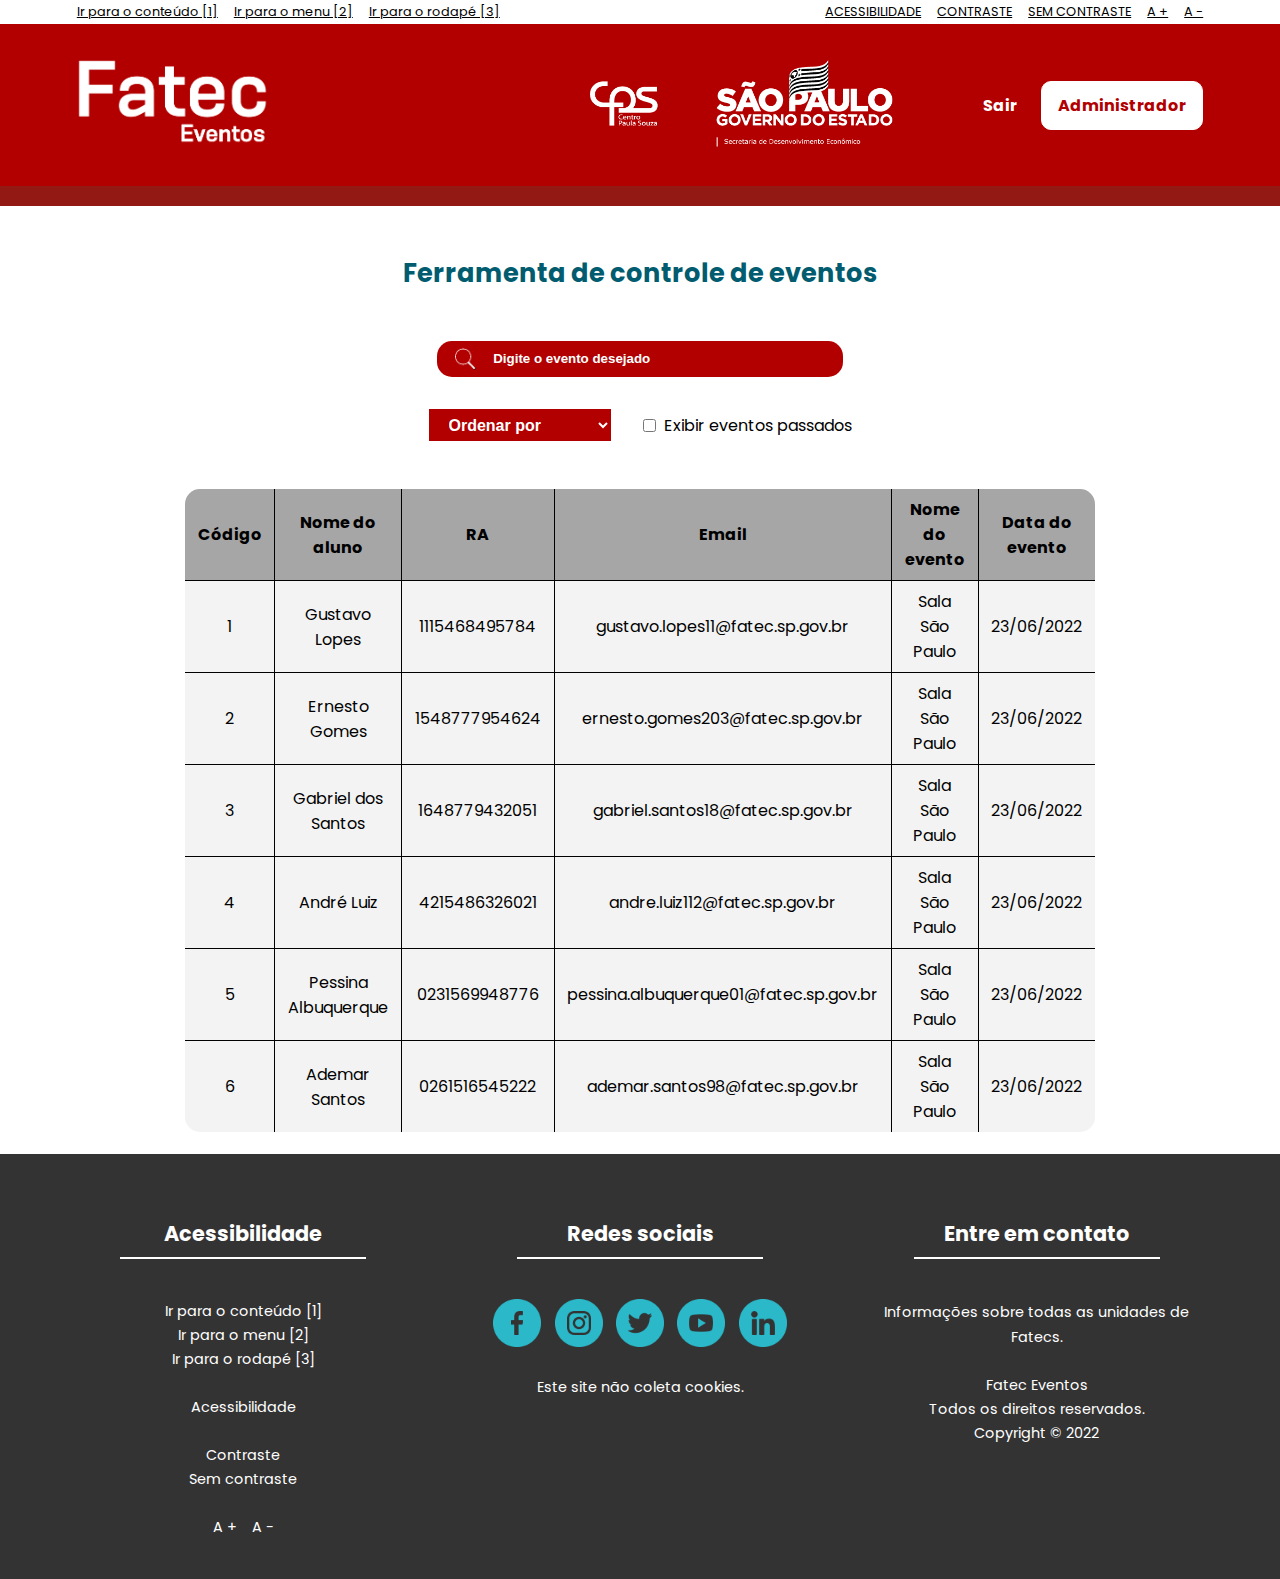
<file: assets/views/gerenciar.html>
<!DOCTYPE html>
<html lang="pt-BR">

    <head>
        <meta charset="UTF-8">
        <meta http-equiv="X-UA-Compatible" content="IE=edge">
        <meta name="viewport" content="width=device-width, initial-scale=1.0">
        <meta name="keywords" content="eventos, fatec, divulgar, gerenciar">
        <meta name="description" content="sistema de divulgação e gerenciamento de eventos das Fatecs">
        <meta name="author" content="Bianca, Gabriel, Giovanna, Karoline, Mateus">
        
        <title>Fatec Eventos - Gerenciar</title>
        <link rel="shortcut icon" href="../imagens/icon-nav-fatec.ico" type="image/x-icon">

        <!-- CSS -->
        <link rel="stylesheet" href="../css/style.css">

    </head>

    <body>

        <header id="topo">
            
            <!--Barra acessibilidade-->

            <div id="acessibilidade" class="container">

                <ul id="atalhos-internos">
                    <li><a href="#conteudo" accesskey="1" title="Ir para conteúdo da página">Ir para o conteúdo [1]</a></li>
                    <li><a href="#menu" accesskey="2" title="Ir para o menu de navegação">Ir para o menu [2]</a></li>
                    <li><a href="#rodape" accesskey="3" title="Ir para o rodapé da página">Ir para o rodapé [3]</a></li>
                </ul>

                <ul id="botoes-acessibilidade">
                    <li><a href="../views/acessibilidade-admin.html">ACESSIBILIDADE</a></li>
                    <li class="contraste"><a href="javascript:void(0);" class="contrasteA">CONTRASTE</a></li>
                    <li class="contraste"><a href="javascript:void(0);" class="semcontraste">SEM CONTRASTE</a></li>
                    <li class="fonte"><a href="javascript:void(0);" class="aumentar">A +</a></li>
                    <li class="fonte"><a href="javascript:void(0);" class="diminuir">A -</a></li>
                </ul>              

            </div> 

            <!--Cabeçalho-->

            <nav id="menu" class="container">

                <a href="../views/home-admin.html"><img id="logo" src="../imagens/logo.png" alt="Logo Fatec Eventos na cor branco"></a> 
                
                <div id="grupo-2">
                    <!-- Este grupo será separado no lado extremo direito -->
                    <div id="logos-cps">
                        <a href="https://www.cps.sp.gov.br/"><img id="brasao" src="../imagens/brasao.png" alt="Logo Centro Paula Souza e Brasão Governo Estado de São Paulo na cor branco"></a> 
                    </div>
                    
                    <div id="botoes-conta">
                        <a id="btn_acessar" href="../../index.html">Sair</a>
                        <a id="btn_cadastro" href="../views/gerenciar.html">Administrador</a>
                    </div>

                </div>

            </nav>

            <div id="barra"></div>

        </header>

        <main id="conteudo" class="secao-gerenciamento container">
            
            <h1 id="titulo-gerenciar-eventos">Ferramenta de controle de eventos</h1>

            <div id="busca-eventos-gerenciar">
                <img id="icon-lupa" src="../imagens/icon-pesquisa-branco.png" alt="Icone de lupa para pesquisar">
                <input type="text" placeholder="Digite o evento desejado">
            </div>

            <div id="gerenciar-filtrar-pesquisa">

                <select name="ordenacao" id="combobox-ordenacao">

                    <option value="" selected disabled>Ordenar por</option>
                    <option value="proxima">Datas próximas</option>
                    <option value="distante">Datas distantes</option>
                    <option value="alfabetica">Ordem alfabética</option>
                    <option value="proxima">RA</option>
    
                </select>

                <div>
                    <input type="checkbox" name="eventos-passados" id="checkbox-eventos-passados">
                    <label for = "checkbox-eventos-passados">Exibir eventos passados</label>
                </div>

            </div>

            <section id="tabela-gerenciamento">
                
                <table>
                        <tr>
                            <th>Código</th>
                            <th>Nome do aluno</th>
                            <th>RA</th>
                            <th>Email</th>
                            <th>Nome do evento</th>
                            <th>Data do evento</th>
                        </tr>
                        <tr>
                            <td data-title="Código">1</td>
                            <td data-title="Nome do aluno">Gustavo Lopes</td>
                            <td data-title="RA">1115468495784</td>
                            <td data-title="Email">gustavo.lopes11@fatec.sp.gov.br</td>
                            <td data-title="Nome do evento">Sala São Paulo</td>
                            <td data-title="Data do evento">23/06/2022</td>
                        </tr>
                        <tr>
                            <td data-title="Código">2</td>
                            <td data-title="Nome do aluno">Ernesto Gomes</td>
                            <td data-title="RA">1548777954624</td>
                            <td data-title="Email">ernesto.gomes203@fatec.sp.gov.br</td>
                            <td data-title="Nome do evento">Sala São Paulo</td>
                            <td data-title="Data do evento">23/06/2022</td>
                        </tr>
                        <tr>
                            <td data-title="Código">3</td>
                            <td data-title="Nome do aluno">Gabriel dos Santos</td>
                            <td data-title="RA">1648779432051</td>
                            <td data-title="Email">gabriel.santos18@fatec.sp.gov.br</td>
                            <td data-title="Nome do evento">Sala São Paulo</td>
                            <td data-title="Data do evento">23/06/2022</td>
                        </tr>
                        <tr>
                            <td data-title="Código">4</td>
                            <td data-title="Nome do aluno">André Luiz</td>
                            <td data-title="RA">4215486326021</td>
                            <td data-title="Email">andre.luiz112@fatec.sp.gov.br</td>
                            <td data-title="Nome do evento">Sala São Paulo</td>
                            <td data-title="Data do evento">23/06/2022</td>
                        </tr>
                        <tr>
                            <td data-title="Código">5</td>
                            <td data-title="Nome do aluno">Pessina Albuquerque</td>
                            <td data-title="RA">0231569948776</td>
                            <td data-title="Email">pessina.albuquerque01@fatec.sp.gov.br</td>
                            <td data-title="Nome do evento">Sala São Paulo</td>
                            <td data-title="Data do evento">23/06/2022</td>
                        </tr>
                        <tr>
                            <td data-title="Código">6</td>
                            <td data-title="Nome do aluno">Ademar Santos</td>
                            <td data-title="RA">0261516545222</td>
                            <td data-title="Email">ademar.santos98@fatec.sp.gov.br</td>
                            <td data-title="Nome do evento">Sala São Paulo</td>
                            <td data-title="Data do evento">23/06/2022</td>
                        </tr>
                </table>

            </section>
            

            <div vw class="enabled">
                <div vw-access-button class="active"></div>
                <div vw-plugin-wrapper>
                    <div class="vw-plugin-top-wrapper"></div>
                </div>
                </div>
                <script src="https://vlibras.gov.br/app/vlibras-plugin.js"></script>
                <script>
                new window.VLibras.Widget('https://vlibras.gov.br/app');
            </script>

        </main>

        <footer id="rodape">

            <div class="grupo-rodape">
                <h3 class="titulo-grupo-rodape">Acessibilidade</h3>

                <ul>
                    <li><a href="#conteudo" accesskey="1" title="Ir para conteúdo da página">Ir para o conteúdo [1]</a></li>
                    <li><a href="#menu" accesskey="2" title="Ir para o menu de navegação">Ir para o menu [2]</a></li>
                    <li><a href="#rodape" accesskey="3" title="Ir para o rodapé da página">Ir para o rodapé [3]</a></li>
                </ul>

                <ul>
                    <li><a href="../views/acessibilidade-admin.html">Acessibilidade</a></li>
                </ul>

                <ul>
                    <li class="contraste"><a href="javascript:void(0);" class="contrasteA">Contraste</a></li>
                    <li class="contraste"><a href="javascript:void(0);" class="semcontraste">Sem contraste</a></li>
                </ul>

                <ul>
                    <li class="fonte"><a href="javascript:void(0);" class="aumentar">A +</a></li>
                    <li class="fonte"><a href="javascript:void(0);" class="diminuir">A -</a></li>
                </ul>

            </div>

            <div class="grupo-rodape">
                <h3 class="titulo-grupo-rodape">Redes sociais</h3>

                <div id="logos-redes-sociais">
                    <a href="https://www.facebook.com/centropaulasouza"><img src="../imagens/facebook-icon.png" alt="icone de acesso ao facebook"></a>
                    <a href="https://www.instagram.com/centropaulasouza/"><img src="../imagens/instagram-icon.png" alt="icone de acesso ao instagram"></a>
                    <a href="https://twitter.com/paulasouzasp"><img src="../imagens/twitter-icon.png" alt="icone de acesso ao twitter"></a>
                    <a href="https://www.youtube.com/c/centropaulasouzaspoficial"><img src="../imagens/youtube-icon.png" alt="icone de acesso ao youtube"></a>
                    <a href="https://www.linkedin.com/company/centropaulasouza/"><img src="../imagens/linkedin-icon.png" alt="icone de acesso ao linkedin"></a>
                </div>

                <p>Este site não coleta cookies.</p>
            </div>

            <div class="grupo-rodape">
                <h3 class="titulo-grupo-rodape">Entre em contato</h3>

                <div id="informacoes-extras">
                    <a href="https://www.cps.sp.gov.br/fatecs/">Informações sobre todas as unidades de Fatecs.</a>
                    <p>Fatec Eventos</p>
                    <p>Todos os direitos reservados.</p>
                    <p>Copyright &copy; 2022</p>
                </div>
                
            </div>

        </footer>

    </body>

    <!-- Js para acessibilidade -->
    <script src="https://code.jquery.com/jquery-3.6.0.min.js" integrity="sha256-/xUj+3OJU5yExlq6GSYGSHk7tPXikynS7ogEvDej/m4=" crossorigin="anonymous"></script>
    <script src="../js/fonte.js"></script>
    <script src="../js/contraste-views.js"></script>
    
</html>
</file>
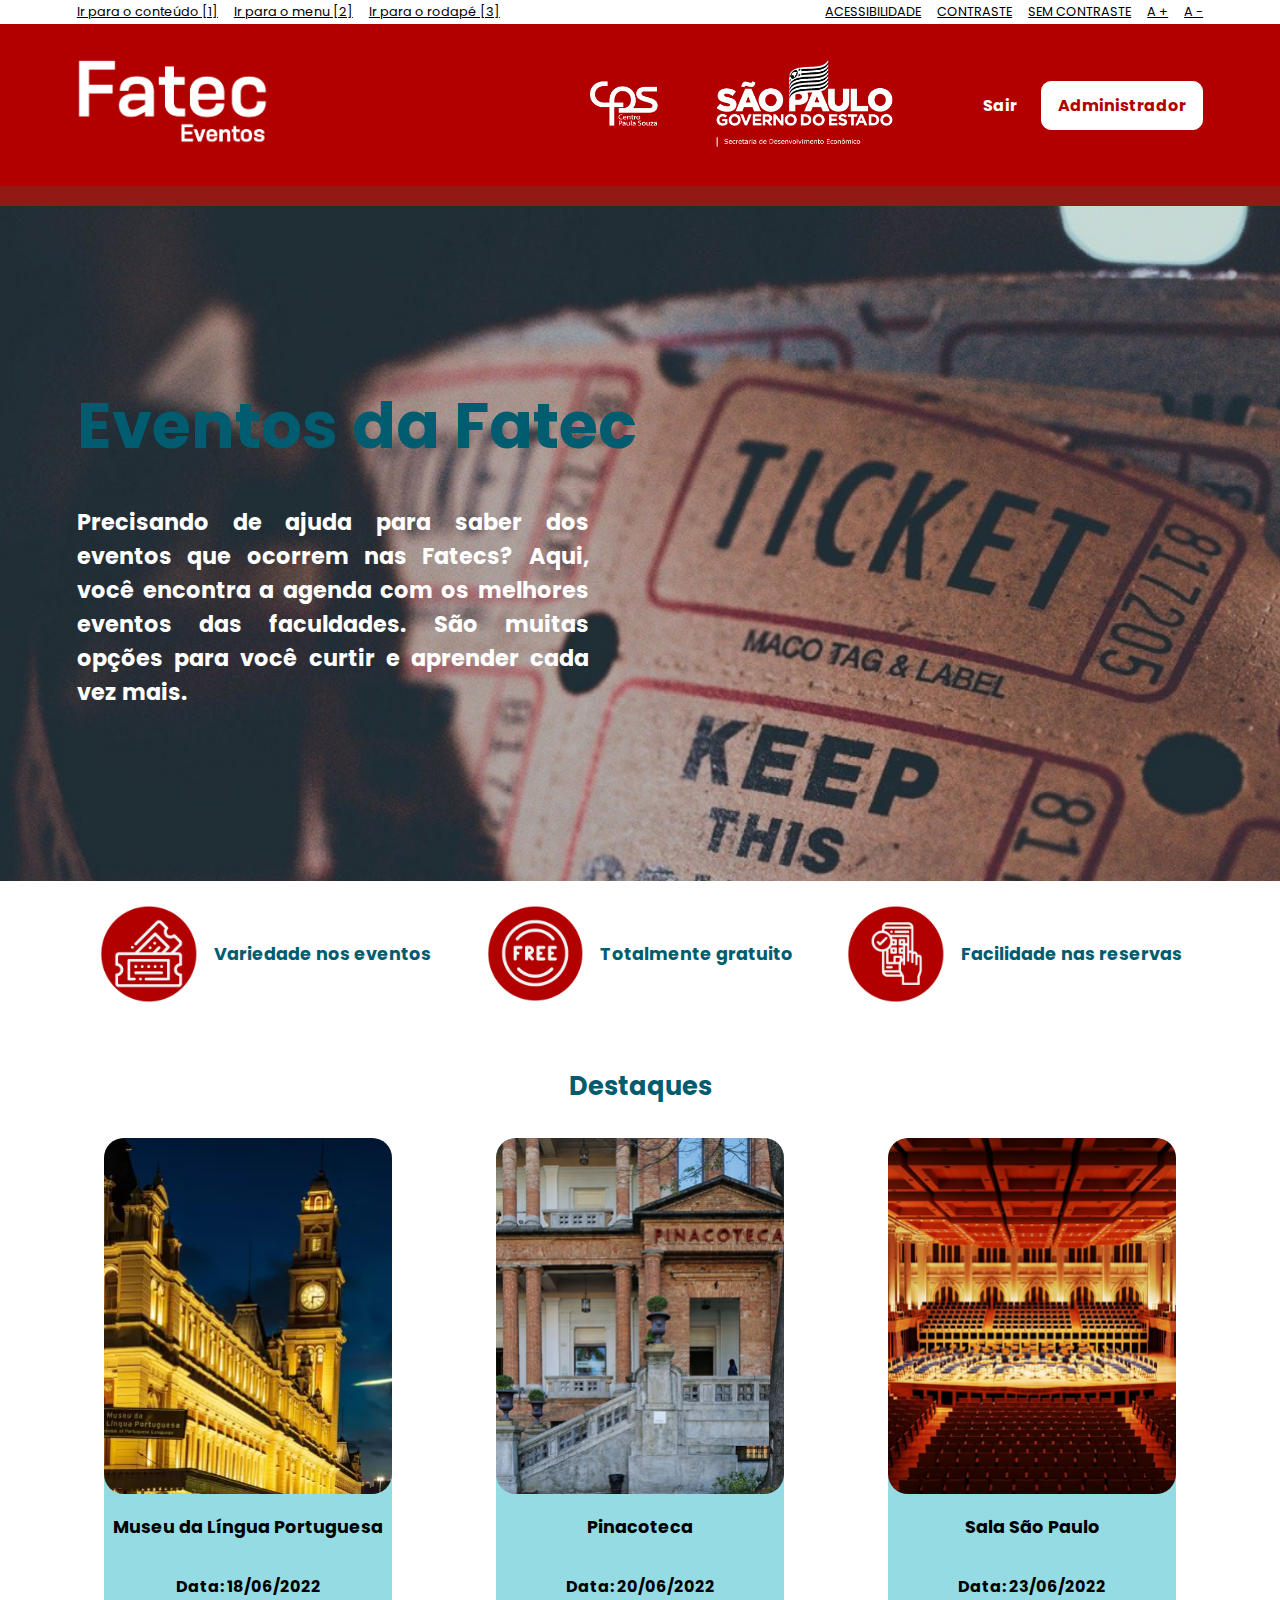
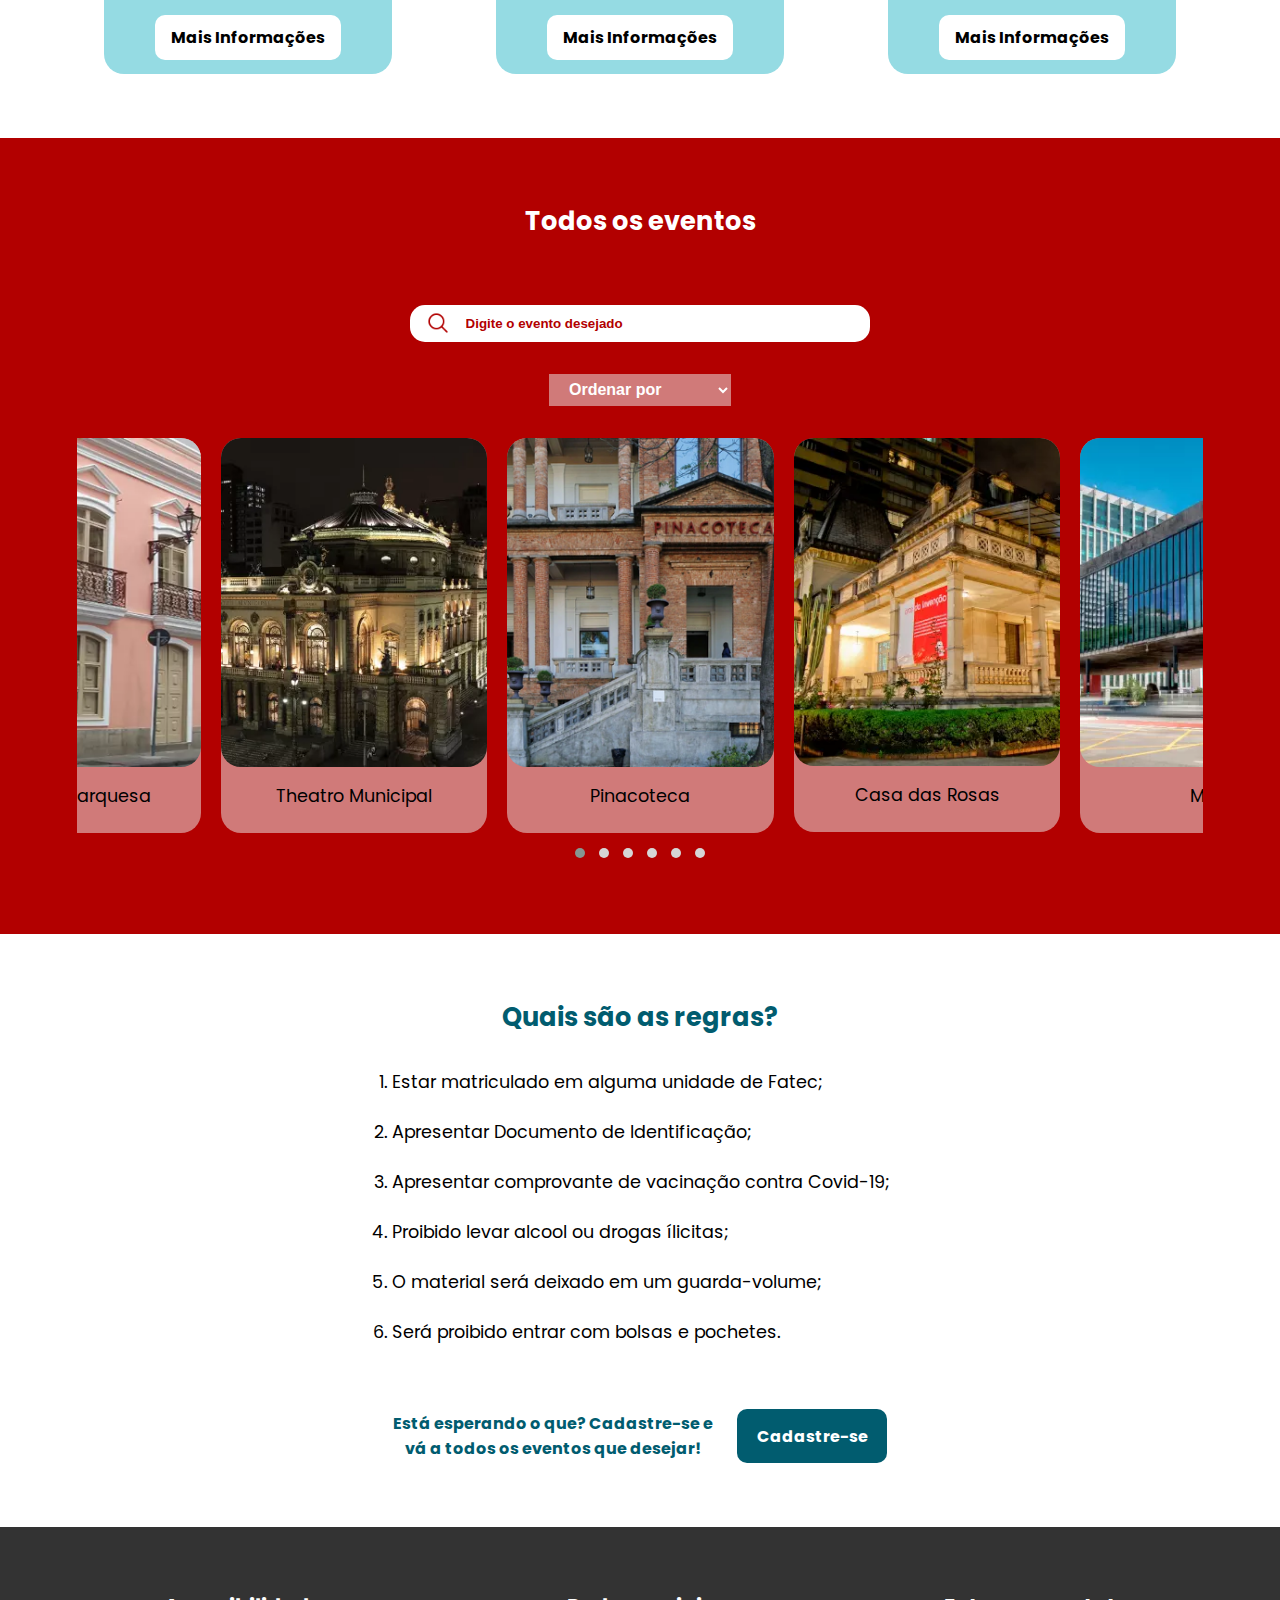
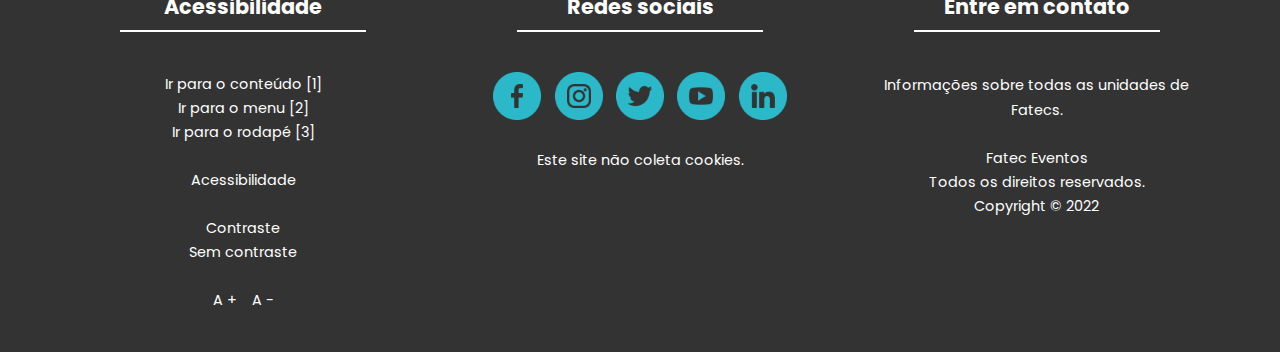
<file: assets/views/home-admin.html>
<!DOCTYPE html>
<html lang="pt-BR">
    <head>
        <!--METADADOS-->
        <meta charset="UTF-8">
        <meta http-equiv="X-UA-Compatible" content="IE=edge">
        <meta name="viewport" content="width=device-width, initial-scale=1.0">
        <meta name="keywords" content="eventos, fatec, divulgar, gerenciar">
        <meta name="description" content="sistema de divulgação e gerenciamento de eventos das Fatecs">
        <meta name="author" content="Bianca, Gabriel, Giovanna, Karoline, Mateus">
        
        <title>Fatec Eventos - Home</title>
        <link rel="shortcut icon" href="../imagens/icon-nav-fatec.ico" type="image/x-icon">

        <!--Chamando css necessário para o funcionamento do owl carrossel-->
        <link rel="stylesheet" href="../css/owl/owl.carousel.min.css">
        <link rel="stylesheet" href="../css/owl/owl.theme.default.min.css">

        <!-- CSS -->
        <link rel="stylesheet" href="../css/style.css">
    </head>

    <body>

        <header id="topo">
            
            <!--Barra acessibilidade-->

            <div id="acessibilidade" class="container">

                <ul id="atalhos-internos">
                    <li><a href="#conteudo" accesskey="1" title="Ir para conteúdo da página">Ir para o conteúdo [1]</a></li>
                    <li><a href="#menu" accesskey="2" title="Ir para o menu de navegação">Ir para o menu [2]</a></li>
                    <li><a href="#rodape" accesskey="3" title="Ir para o rodapé da página">Ir para o rodapé [3]</a></li>
                </ul>

                <ul id="botoes-acessibilidade">
                    <li><a href="../views/acessibilidade-admin.html">ACESSIBILIDADE</a></li>
                    <li class="contraste"><a href="javascript:void(0);" class="contrasteA">CONTRASTE</a></li>
                    <li class="contraste"><a href="javascript:void(0);" class="semcontraste">SEM CONTRASTE</a></li>
                    <li class="fonte"><a href="javascript:void(0);" class="aumentar">A +</a></li>
                    <li class="fonte"><a href="javascript:void(0);" class="diminuir">A -</a></li>
                </ul>              

            </div> 

            <!--Cabeçalho-->

            <nav id="menu" class="container">

                <a href="../views/gerenciar.html"><img id="logo" src="../imagens/logo.png" alt="Logo Fatec Eventos na cor branco"></a> 
                
                <div id="grupo-2">
                    <!-- Este grupo será separado no lado extremo direito -->
                    <div id="logos-cps">
                        <a href="https://www.cps.sp.gov.br/"><img id="brasao" src="../imagens/brasao.png" alt="Logo Centro Paula Souza e Brasão Governo Estado de São Paulo na cor branco"></a> 
                    </div>
                    
                    <div id="botoes-conta">
                        <a id="btn_acessar" href="../../index.html">Sair</a>
                        <a id="btn_cadastro" href="../views/gerenciar.html">Administrador</a>
                    </div>

                </div>

            </nav>

            <div id="barra"></div>

        </header>

        <main id="conteudo"><!-- Onde fica todo o conteúdo do site -->

            <section id="principal">

                <div id="conteudo-home-principal" class="container">
                    <h1>Eventos da Fatec</h1>  
                
                    <h2>Precisando de ajuda para saber dos eventos que ocorrem nas Fatecs? Aqui, você encontra a agenda com os melhores eventos das faculdades. São muitas opções para você curtir e aprender cada vez mais.</h2>
                </div>

            </section>

            <section id="vantagens" class="container">

                <div class="itens-vantagens">
                    <img src="../imagens/vantagem-tickets.webp" alt="Imagem de vantagem de variedade dos eventos">
                    <h3>Variedade nos eventos</h3>
                </div>
                <div class="itens-vantagens">
                    <img src="../imagens/vantagem-free.webp" alt="Imagem de vantagem de eventos gratuito">
                    <h3>Totalmente gratuito</h3>
                </div>
                <div class="itens-vantagens">
                    <img src="../imagens/vantagem-celular.webp" alt="Imagem de vantagem de facilitar as reservas">
                    <h3>Facilidade nas reservas</h3>
                </div>

            </section>

            <section id="destaques" class="container container-secoes-home">

                <h3 class="titulos-secoes">Destaques</h3>

                <div id="eventos-destaque">

                    <div class="itens-destaque">
                        <img src="../imagens/museu-lingua.webp" alt="Imagem do Museu da Língua Portuguesa"><br>
                        <div class="eventostitle"> 
                            <p>Museu da Língua Portuguesa</p>
                            <p>Data: 18/06/2022</p> 
                            <a class="btn_info" href="#">Mais Informações</a>
                        </div>
                    </div>

                    <div class="itens-destaque">
                        <img src="../imagens/pinacoteca.webp" alt="Imagem da Pinacoteca de São Paulo"><br>
                        <div class="eventostitle"> 
                            <p>Pinacoteca</p>
                            <p>Data: 20/06/2022</p> 
                            <a class="btn_info" href="#">Mais Informações</a>
                        </div>
                    </div>

                    <div class="itens-destaque">
                        <img src="../imagens/salasp.webp" alt="Imagem da Sala São Paulo"><br>
                        <div class="eventostitle"> 
                            <p>Sala São Paulo</p>
                            <p>Data: 23/06/2022</p> 
                            <a class="btn_info" href="#">Mais Informações</a>
                        </div>
                    </div>

                </div>
                

            </section>

            <section id="eventos-gerais" class="container-secoes-home">

                <h3 class="titulos-secoes">Todos os eventos</h3>

                <div id="busca-eventos">
                    <img id="icon-lupa" src="../imagens/icon-pesquisa.png" alt="Icone de lupa para pesquisar">
                    <input type="text" placeholder="Digite o evento desejado">
                </div>

                <select name="ordenacao" id="combobox-ordenacao">

                    <option value="" selected disabled>Ordenar por</option>
                    <option value="proxima">Datas próximas</option>
                    <option value="distante">Datas distantes</option>
                    <option value="alfabetica">Ordem alfabética</option>

                </select>
                

                <div class="owl-carousel owl-theme  container">

                    <div class="item item-evento-geral">
                        <img src="../imagens/pinacoteca.webp" alt="Imagem da pinacoteca">
                        <p>Pinacoteca</p>
                    </div>
                    
                    <div class="item item-evento-geral">
                        <img src="../imagens/casa-das-rosas.webp" alt="Imagem da casa das rosas">
                        <p>Casa das Rosas</p>
                    </div>
    
                    <div class="item item-evento-geral">
                        <img src="../imagens/masp.webp" alt="Imagem do masp">
                        <p>Masp</p>
                    </div>
    
                    <div class="item item-evento-geral">
                        <img src="../imagens/pico-jaragua.webp" alt="Imagem do pico do jaragua">
                        <p>Pico do Jaraguá</p>
                    </div>
    
                    <div class="item item-evento-geral">
                        <img src="../imagens/solar-marquesa.webp" alt="Imagem do solar marquesa">
                        <p>Solar da Marquesa</p>
                    </div>
    
                    <div class="item item-evento-geral">
                        <img src="../imagens/theatro.webp" alt="Imagem do theatro municipal">
                        <p>Theatro Municipal</p>
                    </div>
                    
                </div>
                
            </section>

            <section id="regras" class="container-secoes-home">


                <div class="container">

                    <h3 class="titulos-secoes">Quais são as regras?</h3>

                    <ol id="lista-regras" type="1">
    
                        <li>Estar matriculado em alguma unidade de Fatec;</li>
                        <li>Apresentar Documento de Identificação;</li>
                        <li>Apresentar comprovante de vacinação contra Covid-19;</li>
                        <li>Proibido levar alcool ou drogas ílicitas;</li>
                        <li>O material será deixado em um guarda-volume;</li>
                        <li>Será proibido entrar com bolsas e pochetes.</li>
    
                    </ol>
    
                    <div id="regras-cadastrar">
    
                        <p>Está esperando o que? Cadastre-se e vá a todos os eventos que desejar!</p>
                        <a href="../views/cadastro.html">Cadastre-se</a>
    
                    </div>

                </div>

            </section>

            <div vw class="enabled">
                <div vw-access-button class="active"></div>
                <div vw-plugin-wrapper>
                    <div class="vw-plugin-top-wrapper"></div>
                </div>
                </div>
                <script src="https://vlibras.gov.br/app/vlibras-plugin.js"></script>
                <script>
                new window.VLibras.Widget('https://vlibras.gov.br/app');
            </script>

        </main>

        <footer id="rodape">

            <div class="grupo-rodape">
                <h3 class="titulo-grupo-rodape">Acessibilidade</h3>

                <ul>
                    <li><a href="#conteudo" accesskey="1" title="Ir para conteúdo da página">Ir para o conteúdo [1]</a></li>
                    <li><a href="#menu" accesskey="2" title="Ir para o menu de navegação">Ir para o menu [2]</a></li>
                    <li><a href="#rodape" accesskey="3" title="Ir para o rodapé da página">Ir para o rodapé [3]</a></li>
                </ul>

                <ul>
                    <li><a href="../views/acessibilidade-admin.html">Acessibilidade</a></li>
                </ul>

                <ul>
                    <li class="contraste"><a href="javascript:void(0);" class="contrasteA">Contraste</a></li>
                    <li class="contraste"><a href="javascript:void(0);" class="semcontraste">Sem contraste</a></li>
                </ul>

                <ul>
                    <li class="fonte"><a href="javascript:void(0);" class="aumentar">A +</a></li>
                    <li class="fonte"><a href="javascript:void(0);" class="diminuir">A -</a></li>
                </ul>

            </div>

            <div class="grupo-rodape">
                <h3 class="titulo-grupo-rodape">Redes sociais</h3>

                <div id="logos-redes-sociais">
                    <a href="https://www.facebook.com/centropaulasouza"><img src="../imagens/facebook-icon.png" alt="icone de acesso ao facebook"></a>
                    <a href="https://www.instagram.com/centropaulasouza/"><img src="../imagens/instagram-icon.png" alt="icone de acesso ao instagram"></a>
                    <a href="https://twitter.com/paulasouzasp"><img src="../imagens/twitter-icon.png" alt="icone de acesso ao twitter"></a>
                    <a href="https://www.youtube.com/c/centropaulasouzaspoficial"><img src="../imagens/youtube-icon.png" alt="icone de acesso ao youtube"></a>
                    <a href="https://www.linkedin.com/company/centropaulasouza/"><img src="../imagens/linkedin-icon.png" alt="icone de acesso ao linkedin"></a>
                </div>

                <p>Este site não coleta cookies.</p>
            </div>

            <div class="grupo-rodape">
                <h3 class="titulo-grupo-rodape">Entre em contato</h3>

                <div id="informacoes-extras">
                    <a href="https://www.cps.sp.gov.br/fatecs/">Informações sobre todas as unidades de Fatecs.</a>
                    <p>Fatec Eventos</p>
                    <p>Todos os direitos reservados.</p>
                    <p>Copyright &copy; 2022</p>
                </div>
                
            </div>

        </footer>

        

    </body>

    <!--Chamando js necessario para executar o owl-->
    <script src="../js/owl/jquery.min.js"></script>
    <script src="../js/owl/owl.carousel.min.js"></script>
    <script src="../js/owl/setup.js"></script>

    <!-- Js para acessibilidade -->
    <script src="https://code.jquery.com/jquery-3.6.0.min.js" integrity="sha256-/xUj+3OJU5yExlq6GSYGSHk7tPXikynS7ogEvDej/m4=" crossorigin="anonymous"></script>
    <script src="../js/fonte.js"></script>
    <script src="../js/contraste-views.js"></script>

</html>
</file>
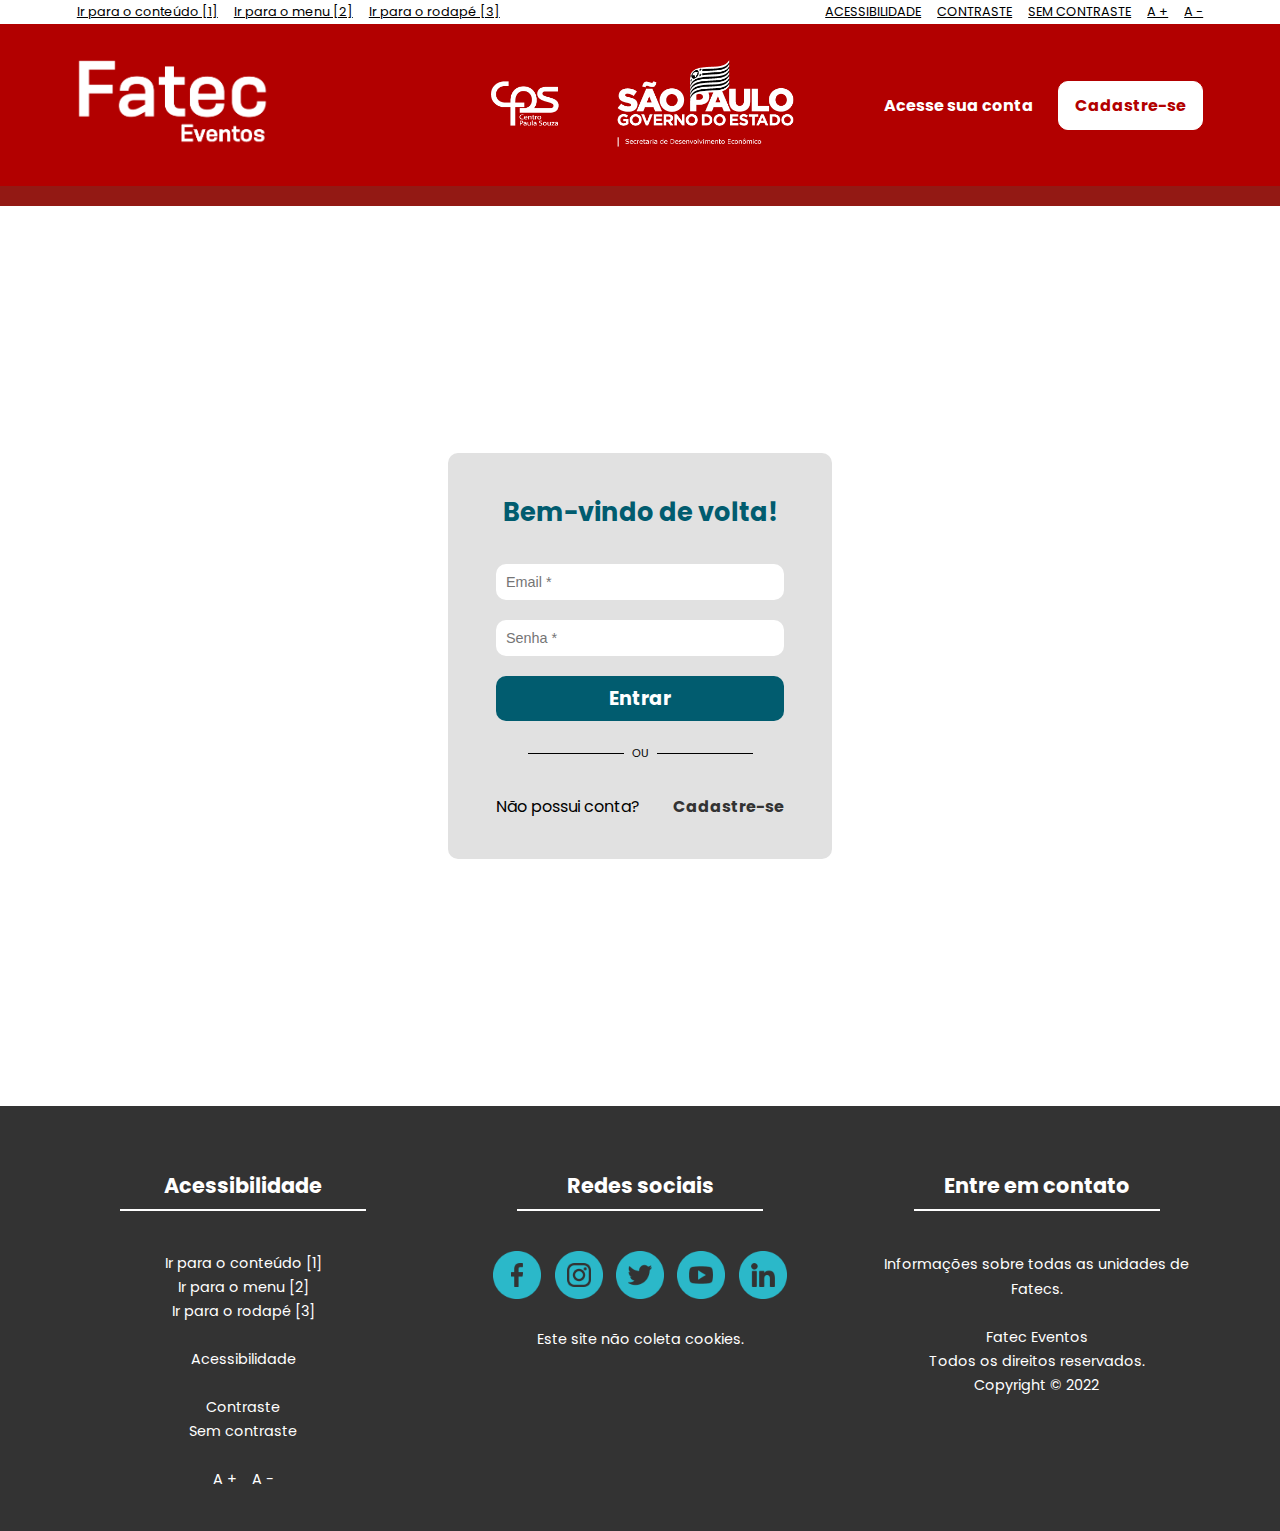
<file: assets/views/login.html>
<!DOCTYPE html>
<html lang="pt-BR">

    <head>
        <meta charset="UTF-8">
        <meta http-equiv="X-UA-Compatible" content="IE=edge">
        <meta name="viewport" content="width=device-width, initial-scale=1.0">
        <meta name="keywords" content="eventos, fatec, divulgar, gerenciar">
        <meta name="description" content="sistema de divulgação e gerenciamento de eventos das Fatecs">
        <meta name="author" content="Bianca, Gabriel, Giovanna, Karoline, Mateus">

        <title>Fatec Eventos - Login</title>
        <link rel="shortcut icon" href="../imagens/icon-nav-fatec.ico" type="image/x-icon">

        <!-- CSS -->
        <link rel="stylesheet" href="../css/style.css">
    </head>

    <body>

        <header id="topo">
            
            <!--Barra acessibilidade-->

            <div id="acessibilidade" class="container">

                <ul id="atalhos-internos">
                    <li><a href="#conteudo" accesskey="1" title="Ir para conteúdo da página">Ir para o conteúdo [1]</a></li>
                    <li><a href="#menu" accesskey="2" title="Ir para o menu de navegação">Ir para o menu [2]</a></li>
                    <li><a href="#rodape" accesskey="3" title="Ir para o rodapé da página">Ir para o rodapé [3]</a></li>
                </ul>

                <ul id="botoes-acessibilidade">
                    <li><a href="../views/acessibilidade-admin.html">ACESSIBILIDADE</a></li>
                    <li class="contraste"><a href="javascript:void(0);" class="contrasteA">CONTRASTE</a></li>
                    <li class="contraste"><a href="javascript:void(0);" class="semcontraste">SEM CONTRASTE</a></li>
                    <li class="fonte"><a href="javascript:void(0);" class="aumentar">A +</a></li>
                    <li class="fonte"><a href="javascript:void(0);" class="diminuir">A -</a></li>
                </ul>              

            </div> 

            <!--Cabeçalho-->

            <nav id="menu" class="container">

                <a href="../../index.html"><img id="logo" src="../imagens/logo.png" alt="Logo Fatec Eventos na cor branco"></a> 
                
                <div id="grupo-2">
                    <!-- Este grupo será separado no lado extremo direito -->
                    <div id="logos-cps">
                        <a href="https://www.cps.sp.gov.br/"><img id="brasao" src="../imagens/brasao.png" alt="Logo Centro Paula Souza e Brasão Governo Estado de São Paulo na cor branco"></a> 
                    </div>
                    
                    <div id="botoes-conta">
                        <a id="btn_acessar" href="../views/login.html">Acesse sua conta</a>
                        <a id="btn_cadastro" href="../views/cadastro.html">Cadastre-se</a>
                    </div>

                </div>

            </nav>

            <div id="barra"></div>

        </header>

        <main id="conteudo" class="principal-formulario">
            
            <div class="login">
                <div id="login-container">
                    <h1>Bem-vindo de volta!</h1>
                    <form action="">
                        <input type="email" name="email" id="email" placeholder="Email *" required>
                        <input type="password" name="senha" id="senha" placeholder="Senha *" required>
                        <a href="./home-admin.html" id="submit-link-admin">Entrar</a>
                    </form>
    
                    <p id="separador">OU</p>
    
                    <div id="naopossuiconta">
                        <p>Não possui conta?</p>
                        <a href="./cadastro.html" id="cadastre-se">Cadastre-se</a>
                    </div>
                </div>
            </div>

            <div vw class="enabled">
                <div vw-access-button class="active"></div>
                <div vw-plugin-wrapper>
                    <div class="vw-plugin-top-wrapper"></div>
                </div>
                </div>
                <script src="https://vlibras.gov.br/app/vlibras-plugin.js"></script>
                <script>
                new window.VLibras.Widget('https://vlibras.gov.br/app');
            </script>

        </main>

        <footer id="rodape">

            <div class="grupo-rodape">
                <h3 class="titulo-grupo-rodape">Acessibilidade</h3>

                <ul>
                    <li><a href="#conteudo" accesskey="1" title="Ir para conteúdo da página">Ir para o conteúdo [1]</a></li>
                    <li><a href="#menu" accesskey="2" title="Ir para o menu de navegação">Ir para o menu [2]</a></li>
                    <li><a href="#rodape" accesskey="3" title="Ir para o rodapé da página">Ir para o rodapé [3]</a></li>
                </ul>

                <ul>
                    <li><a href="../views/acessibilidade.html">Acessibilidade</a></li>
                </ul>

                <ul>
                    <li class="contraste"><a href="javascript:void(0);" class="contrasteA">Contraste</a></li>
                    <li class="contraste"><a href="javascript:void(0);" class="semcontraste">Sem contraste</a></li>
                </ul>

                <ul>
                    <li class="fonte"><a href="javascript:void(0);" class="aumentar">A +</a></li>
                    <li class="fonte"><a href="javascript:void(0);" class="diminuir">A -</a></li>
                </ul>

            </div>

            <div class="grupo-rodape">
                <h3 class="titulo-grupo-rodape">Redes sociais</h3>

                <div id="logos-redes-sociais">
                    <a href="https://www.facebook.com/centropaulasouza"><img src="../imagens/facebook-icon.png" alt="icone de acesso ao facebook"></a>
                    <a href="https://www.instagram.com/centropaulasouza/"><img src="../imagens/instagram-icon.png" alt="icone de acesso ao instagram"></a>
                    <a href="https://twitter.com/paulasouzasp"><img src="../imagens/twitter-icon.png" alt="icone de acesso ao twitter"></a>
                    <a href="https://www.youtube.com/c/centropaulasouzaspoficial"><img src="../imagens/youtube-icon.png" alt="icone de acesso ao youtube"></a>
                    <a href="https://www.linkedin.com/company/centropaulasouza/"><img src="../imagens/linkedin-icon.png" alt="icone de acesso ao linkedin"></a>
                </div>

                <p>Este site não coleta cookies.</p>
            </div>

            <div class="grupo-rodape">
                <h3 class="titulo-grupo-rodape">Entre em contato</h3>

                <div id="informacoes-extras">
                    <a href="https://www.cps.sp.gov.br/fatecs/">Informações sobre todas as unidades de Fatecs.</a>
                    <p>Fatec Eventos</p>
                    <p>Todos os direitos reservados.</p>
                    <p>Copyright &copy; 2022</p>
                </div>
                
            </div>

        </footer>


    </body>

    <!-- Js para acessibilidade -->
    <script src="https://code.jquery.com/jquery-3.6.0.min.js" integrity="sha256-/xUj+3OJU5yExlq6GSYGSHk7tPXikynS7ogEvDej/m4=" crossorigin="anonymous"></script>
    <script src="../js/fonte.js"></script>
    <script src="../js/contraste-views.js"></script>

</html>
</file>
<file: assets/css/style.css>
/* CONFIGS PRINCIPAIS */

@import url('https://fonts.googleapis.com/css2?family=Poppins&display=swap');

:root{ 
    /* Declaração de variáveis para quando precisar definir a cor */
    --vermelho: #B20000;
    --vermelho-escuro: #931914;
    --salmao:  #d07a79;
    --azul-principal: #015c6f;
    --azul-alternativo: #08558b;
    --azul-bebe: #95dbe3;
    --cinza: #333333;
    --cinza-tabela:  #a6a6a6;
    --off-white-tabela: #f3f3f3;
}

*{
    /* CSS RESET */
    margin: 0;
    padding: 0;
    box-sizing: border-box;
}

body {
    width: 100%;
    max-width: 100%;
    font-family: 'Poppins', sans-serif;
}

.container{ 
    /* APLICADO EM TODAS AS SEÇÕES PARA DAR A MARGIN HORIZONTAL AUTOMÁTICA */
    
    padding: 0 6%;
}

main{
    min-height: 100vh;
}

/* Inicio configurações base */
/* Configurações do  cabeçalho*/

#topo{
    background-color: var(--vermelho);
}

/* Inicio barra de acessibilidade */

body header#topo #acessibilidade{
    display: flex ;
    justify-content: space-between; /*Isso faz com que jogue cada elemento para o lado oposto*/
    align-items: center;
    background-color: #fff ;
    padding-top: 0.2rem ;
    padding-bottom: 0.2rem;  
}

body header#topo #acessibilidade #atalhos-internos, body header#topo #acessibilidade #botoes-acessibilidade{
    display: flex;
    list-style: none;
    gap: 1rem;
}

#atalhos-internos li, #botoes-acessibilidade li, #botoes-acessibilidade li a, #atalhos-internos li a{
    color: #000;
    font-size: 0.8rem;
}

/* Fim barra de acessibilidade */

/* Inicio menu navegacao */

#menu{
    display: flex;
    justify-content: space-between;
    align-items: center;
    background-color: var(--vermelho);
    height: 18vh;
}

#menu #grupo-2{
    display: flex; /*Faz com que fique um ao lado do outro*/
    justify-content: center;
    align-items: center;
    gap: 5rem;
}

#menu #logo{
    width: 12rem;
}

#logos-cps #brasao{
    width: 20rem;
}

#botoes-conta{
    display: flex;
    justify-content: center;
    align-items: center;
    gap: 1.5rem;
}

#botoes-conta a{
    text-decoration: none;
    color: #fff;
    font-weight: bold;
}

#botoes-conta #btn_cadastro{
    color: var(--vermelho);
    background-color: #fff;
    border: 1px solid #fff;
    border-radius: 10px;
    padding: 0.7rem 1rem;
}

#barra{
    background-color: var(--vermelho-escuro);
    height: 1.2rem;
}

/* Fim menu navegacao */

/* Inicio rodape */

#rodape{
    display: flex;
    justify-content: space-evenly;
    align-items: flex-start;

    background-color: var(--cinza);
    color: #fff;

    padding-top: 4rem;
    padding-bottom: 2.5rem;
    text-align: center;
}

#rodape .grupo-rodape{
    width: 24%;
}

.titulo-grupo-rodape::after{
    content: '';
    width: 80%;
    height: 2px;
    background-color: #fff;
    display: block;
    margin: 0.5rem auto;
}

.grupo-rodape ul:nth-child(2){
    margin-top: 2.5rem;
}
.grupo-rodape ul:nth-child(n+3){ /*a partir do 3 que é afetado*/
    margin-top: 1.5rem;
}

.grupo-rodape ul:nth-child(5){ /*Apenas a lista 5 será modificada*/
    display: flex;
    justify-content: center;
    gap: 1rem;
}

#rodape .grupo-rodape li{
    list-style: none;
    line-height: 1.5rem;
}

.grupo-rodape a, .grupo-rodape li a, .grupo-rodape p{
    text-decoration: none;
    color: #fff;
    font-size: 0.9rem;
}
.grupo-rodape li a:hover, .grupo-rodape a:hover{
    text-decoration: underline;
    color: rgb(148, 148, 148);
}

#rodape .grupo-rodape .titulo-grupo-rodape{
    font-size: 1.3rem;
}

#logos-redes-sociais{
    margin: 2.5rem 0 1.5rem 0;
    display: flex;
    justify-content: space-around;
    flex-wrap: wrap;
}

#logos-redes-sociais a img{
    width: 3rem;
}

#informacoes-extras{
    margin-top: 2.5rem;
}

#informacoes-extras p:nth-child(2){
    margin-top: 1.5rem;
}

#informacoes-extras p{
    line-height: 1.5rem;
}

/* Fim rodape */
/* Fim configurações base */

/* Inicio configurações home */

.container-secoes-home{
    padding: 4rem 0;
}

/* Inicio banner principal */
#principal{
    background-image: url('../imagens/imagem-fundo-home.webp');
    background-repeat: no-repeat;
    background-size: cover;

    height: 75vh !important;

    display: flex;
    flex-direction: column;
    justify-content: center;
}

#conteudo-home-principal h1{
    font-size: 4rem;
    color: var(--azul-principal);
}

#conteudo-home-principal h2{
    font-size: 1.4rem;
    color: #fff;
    width: 32rem;
    text-align: justify;
    margin-top: 2rem;
}

/* Fim banner principal */

/* Início vantagens */

#vantagens{
    display: flex;
    align-items: center;
    justify-content: space-between;
    margin-top: 1.5rem;
}

#vantagens .itens-vantagens{
    display: flex;
    align-items: center;
    justify-content: center;
}

.itens-vantagens img{
    width: 26%;
}

.itens-vantagens h3{
    font-size: 1.1rem;
    color: var(--azul-principal);
    margin-left: 1rem;
}

/* Fim vantagens */

/* Inicio destaques */

.titulos-secoes{
    font-size: 1.6rem;
    color: var(--azul-principal);
    text-align: center;
    margin-bottom: 2rem;
}

#eventos-destaque{
    display: flex;
    justify-content: space-evenly;
}

.itens-destaque{
    border-radius: 20px;
    background-color: var(--azul-bebe);
    padding-bottom: 1.5rem;
    width: 18rem;
}

.itens-destaque img{
    border-radius: 20px;
    width: 100%;
}

.itens-destaque .eventostitle{
    text-align: center;
    font-weight: bold;
}

.eventostitle p{
    margin: 0.8rem 0;
}

.eventostitle p:nth-child(1){
    font-size: 1.1rem;
    min-height: 3rem;
}

.eventostitle p:nth-child(2){
    padding-bottom: 0.8rem;
}

.eventostitle .btn_info{
    text-decoration: none;
    background-color: #fff;
    padding: 0.7rem 1rem;
    color: #000;
    border-radius: 10px;
}

/* Fim destaques */

/* Inicio eventos em geral */

#eventos-gerais{
    
    background-color: var(--vermelho);
    display: flex;
    flex-direction: column;
}

#eventos-gerais h3{
    color: #fff;
}

#busca-eventos, #busca-eventos-gerenciar{
    display: flex;
    align-items: center;
    margin-bottom: 2rem;

    background-color: #fff;
    margin: 2rem 32%;
    padding: 0.4rem 1rem;
    border-radius: 15px;
}

#busca-eventos #icon-lupa, #busca-eventos-gerenciar #icon-lupa{
    width: 1.5rem;
}

#busca-eventos input, #busca-eventos-gerenciar input{
    height: 1.5rem;
    width: 100%;
    border: none;
    margin-left: 1rem;
}

#busca-eventos input::placeholder, #busca-eventos-gerenciar input::placeholder{
    color: var(--vermelho);
    font-weight: bold;
}

#busca-eventos input:focus, #busca-eventos-gerenciar input:focus{
    outline: 0;
}

#combobox-ordenacao{
    background-color: var(--salmao);
    color: #fff;
    font-weight: bold;
    padding: 0.4rem 1rem;
    border: none;
    align-self: center;
    cursor: pointer;
    margin-bottom: 2rem;
    font-size: 1rem;
}

.item-evento-geral{
    background-color: var(--salmao);
    padding-bottom: 1.5rem;
    border-radius: 20px;
}

.item-evento-geral img{
    max-width: 100%;
    border-radius: 20px;
}

.item-evento-geral p{
    text-align: center;
    margin-top: 1rem;
    font-size: 1.1rem;
}

/* Fim eventos em geral */


/* Inicio regras */
#regras{
    display: flex;
    flex-direction: column;
    justify-content: center;
    align-items: center;
}

#lista-regras li{
    font-size: 1.1rem;
    margin-bottom: 1.5rem;
}

#regras-cadastrar{
    display: flex;
    justify-content: center;
    align-items: center;
    gap: 1.5rem;
    margin-top: 4rem;
}

#regras-cadastrar p{
    width: 20rem;
    text-align: center;
    color: var(--azul-principal);
    font-weight: bold;
}

#regras-cadastrar a{
    color: #fff;
    text-decoration: none;
    font-weight: bold;
    background-color: var(--azul-principal);
    padding: 0.9rem 1.2rem;
    border-radius: 10px;
}

/* Fim regras */
/* Fim configurações home */

/* Inicio configurações formulários */

.principal-formulario{
    display: flex;
    justify-content: center;
    align-items: center;
}

.minima-altura{
    min-height: 125vh;
}

/* login-container */
#login-container {
    background-color: #e1e1e1;
    width: 24rem;
    padding: 2.5rem 3rem;
    border-radius: 10px;
    text-align: center;
}

h1{
    font-size: 1.6rem;
    color: var(--azul-principal);
} 

/*formulário*/
#login-container form {
    margin-top: 2rem;
    margin-bottom: 1.5rem;
}

#login-container form input, #login-container form select{
    display: block;
    width: 100%;
    text-align: left;
    background-color: #fff;
    padding: 10px;
    font-size: 0.9rem;
    margin-bottom: 20px;
    border-radius: 10px;
    border: none;
    color: #747474;
}

#login-container form input::placeholder, #login-container form select{
    font-size: 0.9rem;
}

#login-container form select{
    cursor: pointer;
    color: #747474;
}

#login-container form input:focus{
    outline: 0;
}

#submit-link-admin{
    display: block;
    width: 100%;
    padding: 0.5rem;
    font-size: 1.2rem;
    margin-bottom: 20px;
    border-radius: 10px;
    border: none;
    text-align:center;
    font-weight:bold;
    color: #fff;
    background-color:var(--azul-principal);
    cursor:pointer;
    text-decoration: none;
}

#login-container form input[type="submit"]{
    text-align:center;
    font-weight:bold;
    border:none;
    border-radius:10px;
    color: #fff;
    background-color:var(--azul-principal);
    cursor:pointer;
    padding: 0.6rem auto;
}

#login-container form input[type="submit"]:hover, #submit-link-admin:hover{
    background-color: var(--azul-alternativo);
    transition: .5s;
    cursor: pointer;
}

#login-container form input[value='Entrar'] {
    font-size: 1.2rem;
}

#esqueceuasenha {
    font-weight: bold;
    font-size: 1rem;
    border: none;
    text-decoration: none;
    color: var(--cinza);
}

#esqueceuasenha:hover, #cadastre-se:hover{
    color: var(--azul-alternativo);
}

#separador{
    display: flex;
    justify-content: center;
    align-items: center;
    margin: 0 0 2rem 0;
    font-size: 0.7rem;
}

#separador::before{
    content: '';
    height: 1px;
    width: 6rem;
    display: block;
    background-color: #000;
    margin-right: 0.5rem;
}

#separador::after{
    content: '';
    height: 1px;
    width: 6rem;
    display: block;
    background-color: #000;
    margin-left: 0.5rem;
}

#naopossuiconta {
    display: flex;
    justify-content: space-between;
}

#cadastre-se {
    text-align: right;
    color: var(--cinza);
    font-weight: bold;
    text-decoration: none;
}

/* Fim configurações formulários */

/* Inicio configurações gerenciar */

h1#titulo-gerenciar-eventos{
    font-size: 1.6rem;
    color: var(--azul-principal);
    text-align: center;
    font-weight: bold;
    margin: 3rem 0;
}

/* Inicio divisão de buscar e filtro*/
.secao-gerenciamento #busca-eventos-gerenciar{
    background-color: var(--vermelho);
}

.secao-gerenciamento #busca-eventos-gerenciar input{
    background-color: var(--vermelho);
    color: #fff;
}

.secao-gerenciamento #busca-eventos-gerenciar input::placeholder{
    color: #fff;
}

#gerenciar-filtrar-pesquisa, #gerenciar-filtrar-pesquisa div{
    display: flex;
    justify-content: center;
    align-items: center;
}

#gerenciar-filtrar-pesquisa #combobox-ordenacao{
    background-color: var(--vermelho);
    margin: 0 2rem 0 0;
}

#gerenciar-filtrar-pesquisa div  input[type=checkbox]{
    cursor: pointer;
}

#gerenciar-filtrar-pesquisa div label{
    font-size: 1rem;
    margin-left: 0.5rem;
    cursor: pointer;
}

/* Fim divisão de buscar e filtro*/

/* Inicio tabela */

#tabela-gerenciamento{
    display: flex;
    justify-content: center;

    margin: 3rem 12%;
    text-align: center;
}

#tabela-gerenciamento table{
    border-collapse: collapse;
    border-radius: 15px;
    overflow: hidden;
}

#tabela-gerenciamento table tr th, #tabela-gerenciamento table tr td{
    border: 1px solid #000;
    padding: 0.5rem 0.8rem;
}

#tabela-gerenciamento table tr:last-child td{
    border-bottom: 0;
}

#tabela-gerenciamento table tr th{
    background-color: var(--cinza-tabela);
    font-weight: bold;
    font-size: 1rem;
    border-left: 0;
    border-top: 0;
}
#tabela-gerenciamento table tr th:last-child{
    border-right: 0;
}

#tabela-gerenciamento table tr td{
    background-color: var(--off-white-tabela);
    border-left: 0;
}

#tabela-gerenciamento table tr td:last-child{
    border-right: 0;
}

/* Fim tabela */

/* Inicio página de acessibilidade */

.divisao-paragrafos{
    margin-bottom: 4rem;
}

.divisao-paragrafos p{
    font-size: 1rem;
    line-height: 1.5rem;
    text-align: justify;
    margin-bottom: 1rem;
}

.divisao-paragrafos p a{
    color: #000;
}

/* Fim página de acessibilidade */
/* Fim configurações gerenciar */
@media screen and (max-width: 1060px){

    body header#topo #acessibilidade{
        justify-content: center;
    }

    body header#topo #acessibilidade #botoes-acessibilidade{
        display: none;
    }

    #logos-cps{
        display: none;
    }

    /* Config home */
    .itens-destaque{
        width: 25%;
    }

}

@media screen and (max-width: 860px){

    /* Configs gerenciar */
    #busca-eventos-gerenciar, #busca-eventos{
        margin: 2rem 20%;
        min-width: 15rem;
    }

    #gerenciar-filtrar-pesquisa{
        flex-direction: column;
    }

    #gerenciar-filtrar-pesquisa #combobox-ordenacao{
        margin: 1rem 0;
    }
    
    #tabela-gerenciamento table{
        width: 100%;
    }

    #tabela-gerenciamento table, #tabela-gerenciamento table tr, #tabela-gerenciamento table tr td{
        border: 0;
    }

    #tabela-gerenciamento table tr{
        display: block;
        border-bottom: 1px solid #000;
    }

    #tabela-gerenciamento table tr:first-child, #tabela-gerenciamento table tr:last-child{
        border: 0;
    }

    #tabela-gerenciamento table tr th{
        display: none;
    }

    #tabela-gerenciamento table tr td{
        display: flex;
        justify-content: space-between;
    }

    #tabela-gerenciamento table tr td:first-of-type{ /*refere-se ao primeiro td de cada tr*/
        display: block;
        font-weight: bold;
        text-align: center;
        font-size: 1rem;
        padding-top: 1rem;
    }

    #tabela-gerenciamento table tr td:not(:first-of-type):before{ /*Mesma coisa que td:nth-child(n+2):before*/
        content: attr(data-title); /*Seleciona o valor de um atributo*/
        display: block;
        font-weight: bold;
    }
    
    #tabela-gerenciamento table tr td:last-child{
        padding-bottom: 1rem;
    }
    

}

@media screen and (max-width: 768px){

    /* Config home */
    #conteudo-home-principal h1{
        font-size: 3rem;
        max-width: 100%;
    }
    
    #conteudo-home-principal h2{
        font-size: 1.2rem;
        max-width: 100%;
    }

    /* Config rodapé */
    #rodape{
        flex-direction: column;
        align-items: center;
    }

    #rodape .grupo-rodape{
        width: 60%;
        margin-bottom: 3rem;
    }

    #rodape .grupo-rodape:last-child{
        margin-bottom: 0;
    }
}

@media screen and (max-width: 630px){

    /*Configs home*/
    #menu #logo{
        width: 10rem;
    }

    #botoes-conta{
        gap: 1.5rem;
    }
    
    #botoes-conta a{
        font-size: 0.7rem;
    }

    .container-secoes-home{
        padding: 2rem 0;
    }

    #vantagens{
        flex-direction: column;
        margin: 1.5rem;
        gap: 1rem;
    }

    #vantagens .itens-vantagens{
        justify-content: space-between;
    }

    .itens-vantagens img{
        width: 15%;
    }

    #eventos-destaque{
        flex-direction: column;
        align-items: center;
        gap: 2rem;
    }

    .itens-destaque{
        width: 60%;
    }

    #regras div.container{
        margin: 0 2rem;
    }

    #regras-cadastrar{
        flex-direction: column;
    }

}

@media screen and (max-width: 480px){

    /* Config home */
    body header#topo #acessibilidade{
        display: none;
    }
    
    #menu #logo{
        width: 5rem;
    }

    #botoes-conta{
        gap: 1rem;
    }
    
    #botoes-conta a{
        font-size: 0.6rem;
    }

    .itens-destaque{
        width: 75%;
    }

    /* Configs gerenciar */
    #busca-eventos-gerenciar, #busca-eventos{
        margin: 1rem;
    }

    /* Configs formulários */
    #login-container{
        background-color: #fff;
    }

    .minima-altura, .principal-formulario{
        min-height: 70vh;
    }

}
</file>
